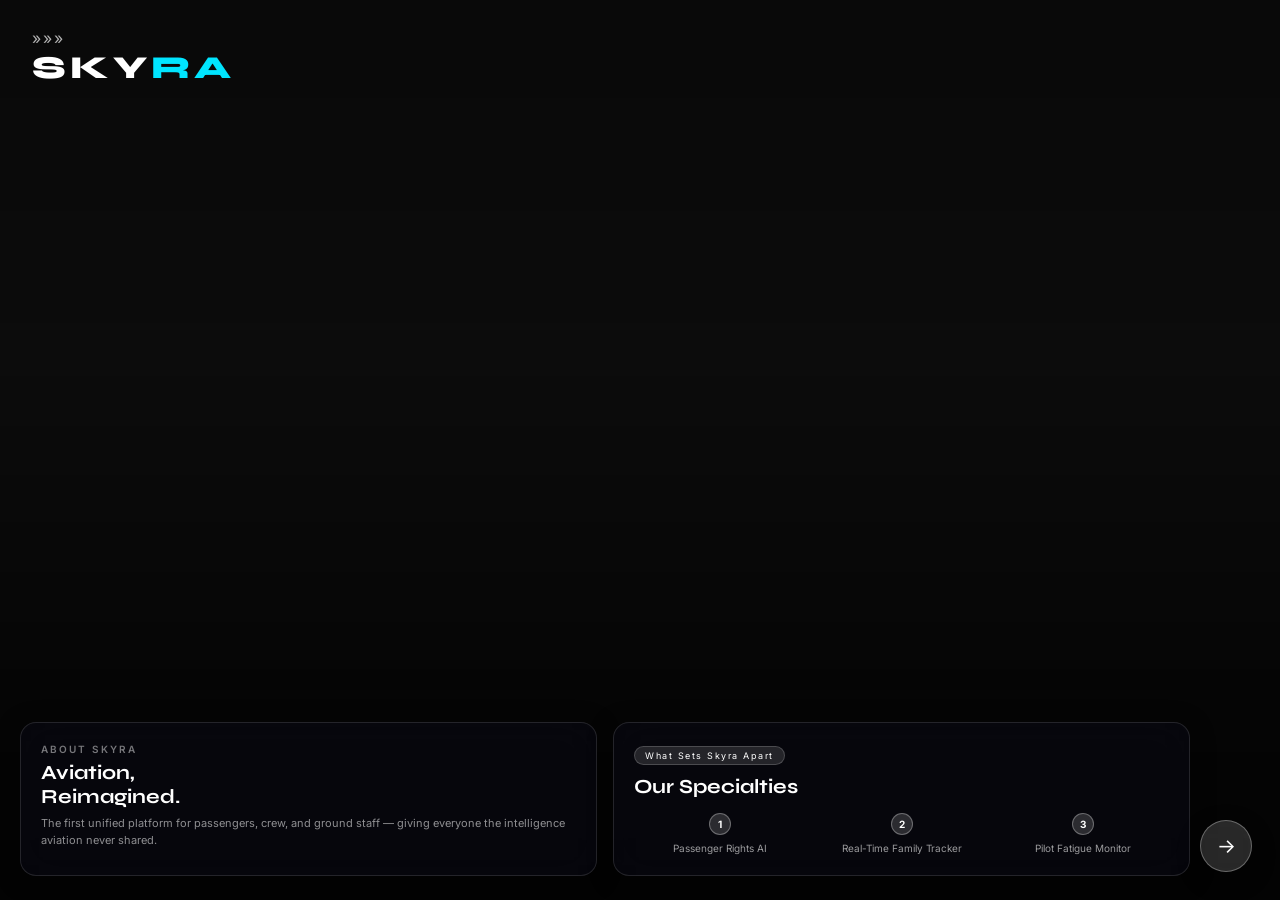
<file: index.html>
<!DOCTYPE html>
<html lang="en">
<head>
  <meta charset="UTF-8"/>
  <meta name="viewport" content="width=device-width, initial-scale=1.0"/>
  <title>SKYRA - The Sky Talks</title>
  <link rel="stylesheet" href="shared.css"/>
  <link rel="stylesheet" href="index.css"/>
</head>
<body>

  <!-- Full screen background video -->
  <video id="bgVideo" autoplay muted loop playsinline>
    <source src="bg-video.mp4" type="video/mp4"/>
  </video>
  <!-- Dark overlay -->
  <div class="video-overlay"></div>

  <!-- Logo top left -->
  <div class="land-logo">
    <div class="land-arrows-top">&raquo;&raquo;&raquo;</div>
    <div class="land-brand">SKY<span>RA</span></div>
  </div>

  <!-- Two cards pinned to bottom -->
  <div class="land-grid">
    <div class="land-card">
      <div class="land-card-label">About Skyra</div>
      <h2>Aviation,<br/>Reimagined.</h2>
      <p>The first unified platform for passengers, crew, and ground staff — giving everyone the intelligence aviation never shared.</p>
    </div>
    <div class="land-card">
      <div class="specialty-badge">What Sets Skyra Apart</div>
      <h2 class="specialty-title">Our Specialties</h2>
      <div class="specialty-items">
        <div class="specialty-item"><div class="specialty-num">1</div>Passenger Rights AI</div>
        <div class="specialty-item"><div class="specialty-num">2</div>Real-Time Family Tracker</div>
        <div class="specialty-item"><div class="specialty-num">3</div>Pilot Fatigue Monitor</div>
      </div>
    </div>
  </div>

  <!-- Enter button -->
  <button class="land-next-btn" id="enterBtn" title="Enter Skyra">&#8594;</button>

  <script src="index.js"></script>
</body>
</html>
</file>
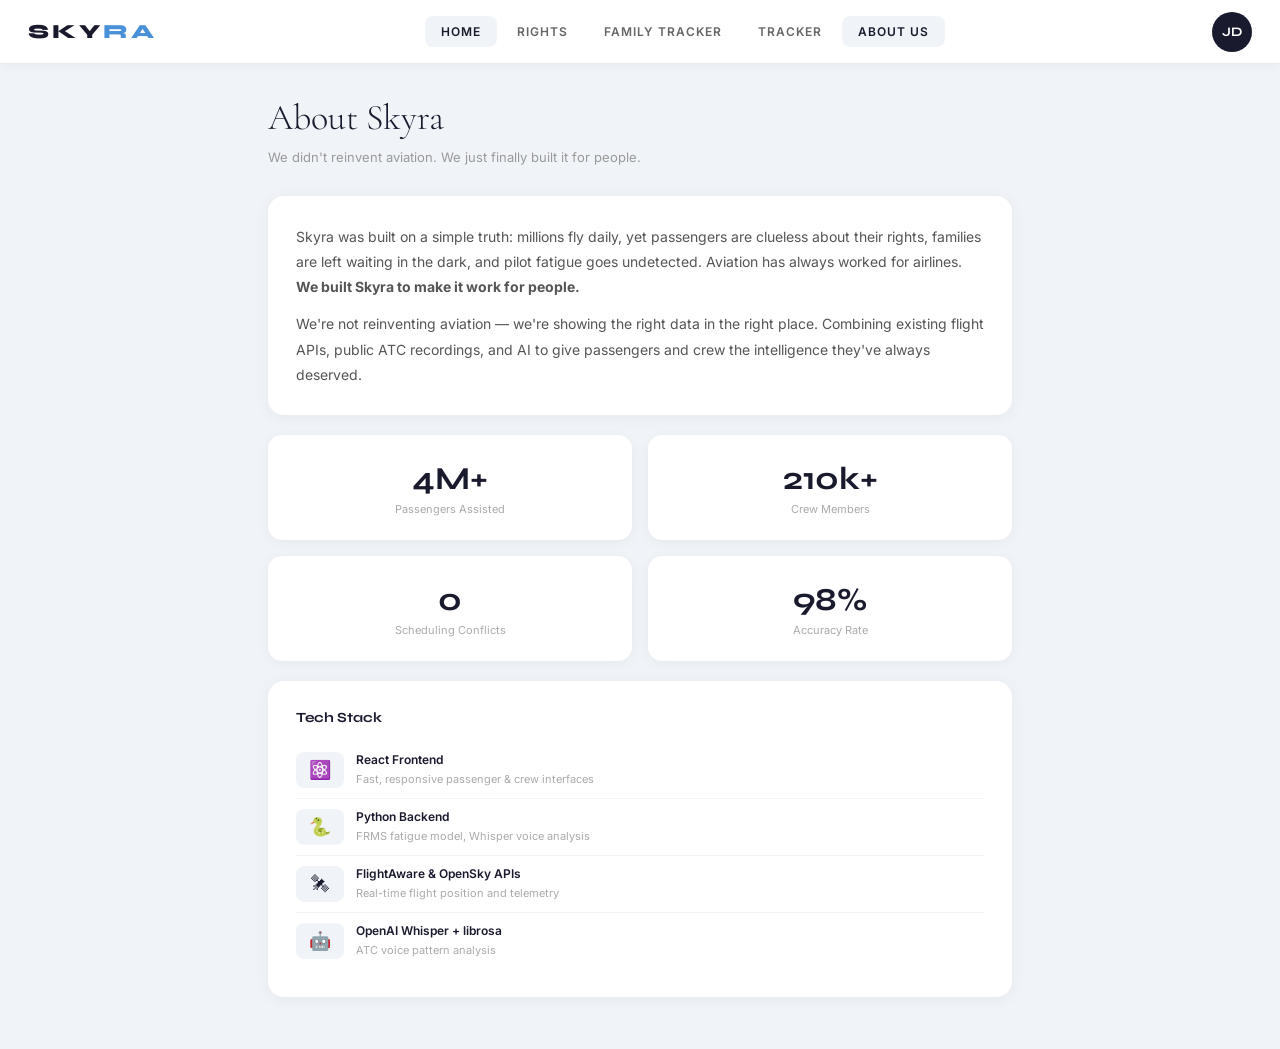
<file: about.html>
<!DOCTYPE html>
<html lang="en">
<head>
  <meta charset="UTF-8"/>
  <meta name="viewport" content="width=device-width, initial-scale=1.0"/>
  <title>SKYRA - About Us</title>
  <link rel="stylesheet" href="shared.css"/>
  <style>
    body { background: #f0f4f8; }
.about-story { margin-bottom: 20px; }
.about-story p { font-size: 14px; color: #555; line-height: 1.8; margin-bottom: 12px; }
.about-story p:last-child { margin-bottom: 0; }
.about-stats { margin-bottom: 20px; }
.about-stack-title { font-family: 'Syne', sans-serif; font-size: 14px; font-weight: 700; color: #1a1a2e; margin-bottom: 16px; }
  </style>
</head>
<body>
  <nav class="navbar">
    <div class="nav-logo" onclick="window.location.href='index.html'">SKY<span>RA</span></div>
    <div class="nav-links">
      <div class="nav-link active" onclick="window.location.href='crew-home.html'">Home</div> 
      <div class="nav-link" id="navLink1">Rights</div>
      <div class="nav-link" id="navLink2">Family Tracker</div>
      <div class="nav-link" id="navLink3">Tracker</div>
      <div class="nav-link active">About Us</div>
    </div>
    <div class="nav-profile" onclick="window.location.href='profile.html'">JD</div>
  </nav>
  <div class="inner-page-content">
    <div class="inner-page-title">About Skyra</div>
    <div class="inner-page-sub">We didn't reinvent aviation. We just finally built it for people.</div>
    <div class="inner-card about-story">
      <p>Skyra was built on a simple truth: millions fly daily, yet passengers are clueless about their rights, families are left waiting in the dark, and pilot fatigue goes undetected. Aviation has always worked for airlines. <strong>We built Skyra to make it work for people.</strong></p>
      <p>We're not reinventing aviation — we're showing the right data in the right place. Combining existing flight APIs, public ATC recordings, and AI to give passengers and crew the intelligence they've always deserved.</p>
    </div>
    <div class="about-grid about-stats">
      <div class="about-stat"><div class="about-stat-num">4M+</div><div class="about-stat-label">Passengers Assisted</div></div>
      <div class="about-stat"><div class="about-stat-num">210k+</div><div class="about-stat-label">Crew Members</div></div>
      <div class="about-stat"><div class="about-stat-num">0</div><div class="about-stat-label">Scheduling Conflicts</div></div>
      <div class="about-stat"><div class="about-stat-num">98%</div><div class="about-stat-label">Accuracy Rate</div></div>
    </div>
    <div class="inner-card">
      <div class="about-stack-title">Tech Stack</div>
      <div class="info-item"><div class="info-item-img">&#9883;&#65039;</div><div class="info-item-text"><strong>React Frontend</strong><span>Fast, responsive passenger &amp; crew interfaces</span></div></div>
      <div class="info-item"><div class="info-item-img">&#128013;</div><div class="info-item-text"><strong>Python Backend</strong><span>FRMS fatigue model, Whisper voice analysis</span></div></div>
      <div class="info-item"><div class="info-item-img">&#128752;</div><div class="info-item-text"><strong>FlightAware &amp; OpenSky APIs</strong><span>Real-time flight position and telemetry</span></div></div>
      <div class="info-item"><div class="info-item-img">&#129302;</div><div class="info-item-text"><strong>OpenAI Whisper + librosa</strong><span>ATC voice pattern analysis</span></div></div>
    </div>
  </div>
  <script > 
  // Detect which user type to set correct nav links
const isCrewReferrer = document.referrer.includes('crew');
const link1 = document.getElementById('navLink1');
const link2 = document.getElementById('navLink2');
const link3 = document.getElementById('navLink3');

if (isCrewReferrer) {
  if (link1) { link1.textContent = 'Fatigue Monitor'; link1.onclick = function(){ window.location.href='fatigue.html'; }; }
  if (link2) { link2.textContent = 'Voice Analysis';  link2.onclick = function(){ window.location.href='voice.html'; }; }
  if (link3) { link3.textContent = 'Crew Dashboard';  link3.onclick = function(){ window.location.href='crew-dashboard.html'; }; }
} else {
  if (link1) { link1.textContent = 'Rights';         link1.onclick = function(){ window.location.href='rights.html'; }; }
  if (link2) { link2.textContent = 'Family Tracker'; link2.onclick = function(){ window.location.href='family-tracker.html'; }; }
  if (link3) { link3.textContent = 'Tracker';        link3.onclick = function(){ window.location.href='tracker.html'; }; }
}
  </script>
</body>
</html>
</file>
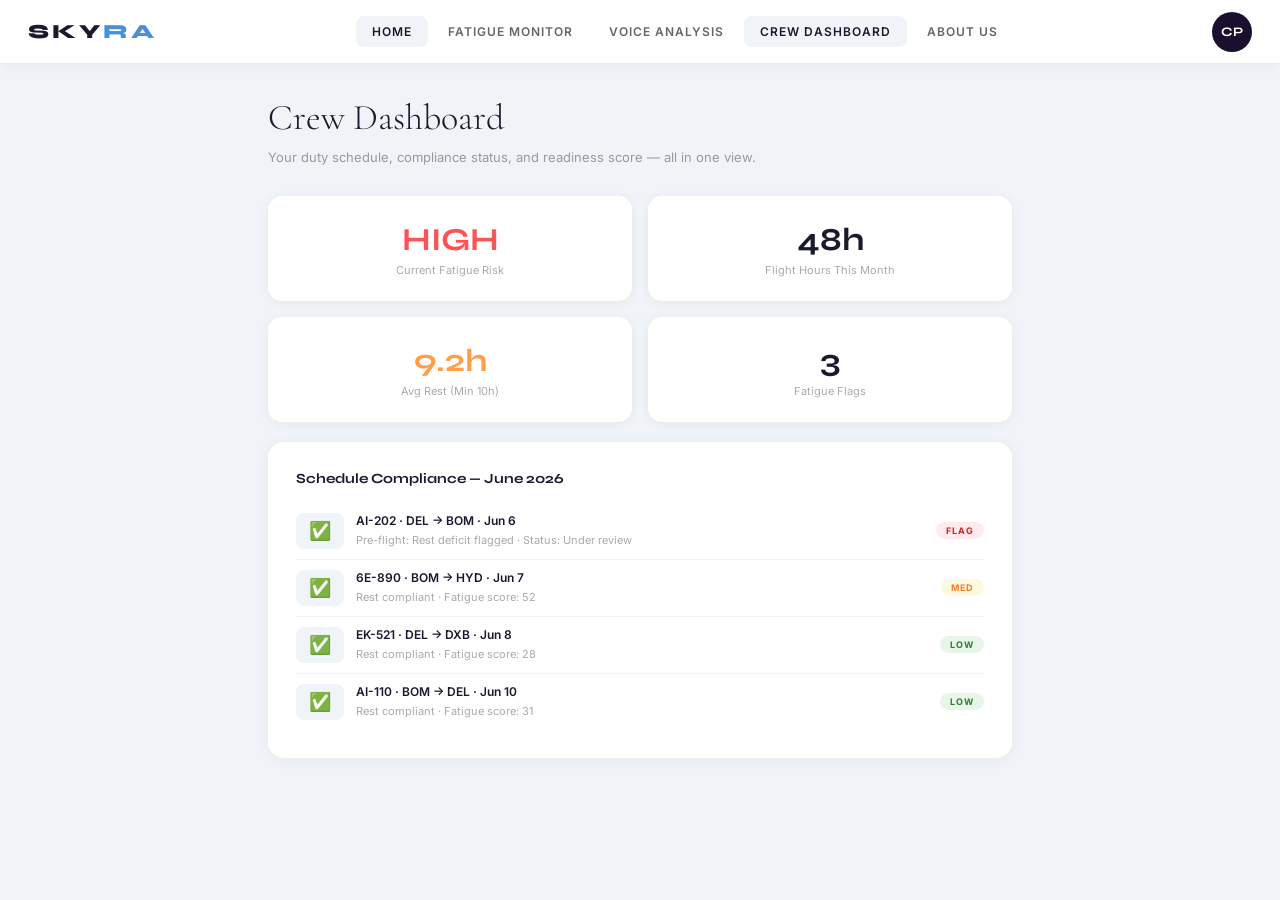
<file: crew-dashboard.html>
<!DOCTYPE html>
<html lang="en">
<head>
  <meta charset="UTF-8"/>
  <meta name="viewport" content="width=device-width, initial-scale=1.0"/>
  <title>SKYRA - Crew Dashboard</title>
  <link rel="stylesheet" href="shared.css"/>
  <link rel="stylesheet" href="crew-dashboard.css"/>
</head>
<body>
  <nav class="navbar">
    <div class="nav-logo" onclick="window.location.href='index.html'">SKY<span>RA</span></div>
    <div class="nav-links">
      <div class="nav-link active" onclick="window.location.href='crew-home.html'">Home</div> 
      <div class="nav-link" onclick="window.location.href='fatigue.html'">Fatigue Monitor</div>
      <div class="nav-link" onclick="window.location.href='voice.html'">Voice Analysis</div>
      <div class="nav-link active">Crew Dashboard</div>
      <div class="nav-link" onclick="window.location.href='about.html'">About Us</div>
    </div>
    <div class="nav-profile crew-nav-profile" onclick="window.location.href='profile.html'">CP</div>
  </nav>
  <div class="inner-page-content">
    <div class="inner-page-title">Crew Dashboard</div>
    <div class="inner-page-sub">Your duty schedule, compliance status, and readiness score — all in one view.</div>
    <div class="about-grid dash-metrics">
      <div class="about-stat"><div class="about-stat-num" style="color:#ff5252;">HIGH</div><div class="about-stat-label">Current Fatigue Risk</div></div>
      <div class="about-stat"><div class="about-stat-num">48h</div><div class="about-stat-label">Flight Hours This Month</div></div>
      <div class="about-stat"><div class="about-stat-num" style="color:#ff9f4a;">9.2h</div><div class="about-stat-label">Avg Rest (Min 10h)</div></div>
      <div class="about-stat"><div class="about-stat-num">3</div><div class="about-stat-label">Fatigue Flags</div></div>
    </div>
    <div class="inner-card">
      <div class="dash-section-title">Schedule Compliance — June 2026</div>
      <div class="info-item"><div class="info-item-img">&#9989;</div><div class="info-item-text"><strong>AI-202 &middot; DEL &#8594; BOM &middot; Jun 6</strong><span>Pre-flight: Rest deficit flagged &middot; Status: Under review</span></div><span class="history-badge badge-red">FLAG</span></div>
      <div class="info-item"><div class="info-item-img">&#9989;</div><div class="info-item-text"><strong>6E-890 &middot; BOM &#8594; HYD &middot; Jun 7</strong><span>Rest compliant &middot; Fatigue score: 52</span></div><span class="history-badge badge-yellow">MED</span></div>
      <div class="info-item"><div class="info-item-img">&#9989;</div><div class="info-item-text"><strong>EK-521 &middot; DEL &#8594; DXB &middot; Jun 8</strong><span>Rest compliant &middot; Fatigue score: 28</span></div><span class="history-badge badge-green">LOW</span></div>
      <div class="info-item"><div class="info-item-img">&#9989;</div><div class="info-item-text"><strong>AI-110 &middot; BOM &#8594; DEL &middot; Jun 10</strong><span>Rest compliant &middot; Fatigue score: 31</span></div><span class="history-badge badge-green">LOW</span></div>
    </div>
  </div>
  <script >
    // No dynamic logic needed on this page — placeholder for future features
console.log('Crew Dashboard loaded');
  </script>
</body>
</html>
</file>
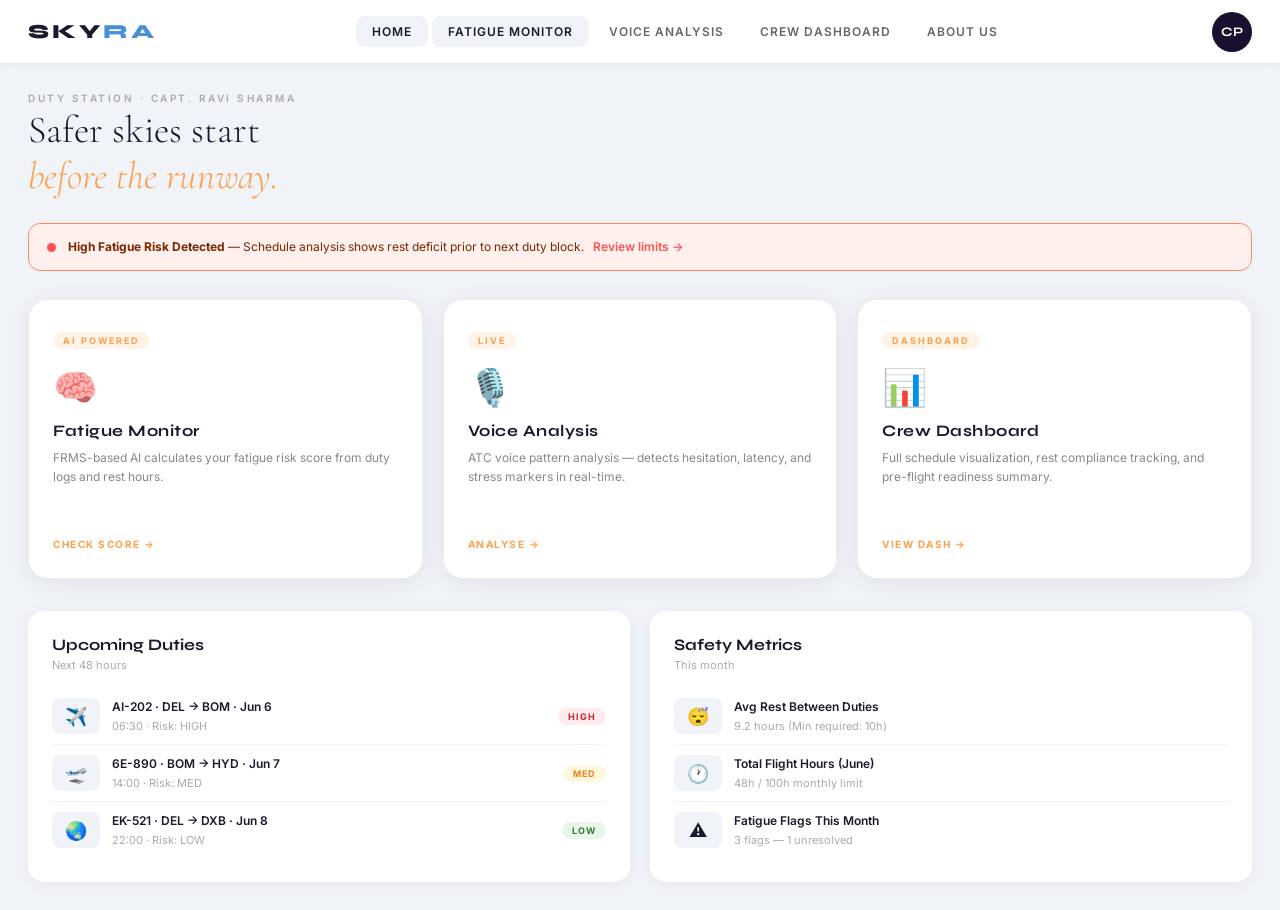
<file: crew-home.html>
<!DOCTYPE html>
<html lang="en">
<head>
  <meta charset="UTF-8"/>
  <meta name="viewport" content="width=device-width, initial-scale=1.0"/>
  <title>SKYRA - Crew Home</title>
  <link rel="stylesheet" href="shared.css"/>
  <link rel="stylesheet" href="crew-home.css"/>
</head>
<body>

  <nav class="navbar">
    <div class="nav-logo" onclick="window.location.href='index.html'">SKY<span>RA</span></div>
    <div class="nav-links">
      <div class="nav-link active" onclick="window.location.href='crew-home.html'">Home</div>
      <div class="nav-link active" onclick="window.location.href='fatigue.html'">Fatigue Monitor</div>
      <div class="nav-link" onclick="window.location.href='voice.html'">Voice Analysis</div>
      <div class="nav-link" onclick="window.location.href='crew-dashboard.html'">Crew Dashboard</div>
      <div class="nav-link" onclick="window.location.href='about.html'">About Us</div>
    </div>
    <div class="nav-profile crew-nav-profile" id="crewAvatar" onclick="window.location.href='profile.html'" title="Profile">CP</div>
  </nav>

  <div class="home-content">
    <div class="home-greeting">Duty Station &middot; Capt. Ravi Sharma</div>
    <div class="home-title crew-title">Safer skies start<br/><em>before the runway.</em></div>

    <div class="alert-strip crew-alert">
      <div class="alert-dot crew-dot"></div>
      <div class="alert-text crew-alert-text">
        <strong>High Fatigue Risk Detected</strong> — Schedule analysis shows rest deficit prior to next duty block.
        <span class="alert-link crew-alert-link" onclick="window.location.href='fatigue.html'">Review limits &#8594;</span>
      </div>
    </div>

    <!-- 3 Crew Flip Cards -->
    <div class="cards-row">
      <div class="flip-card crew-card" onclick="window.location.href='fatigue.html'">
        <div class="flip-card-inner">
          <div class="flip-front">
            <div>
              <div class="flip-tag">AI POWERED</div>
              <div class="flip-icon">&#129504;</div>
              <div class="flip-title">Fatigue Monitor</div>
              <div class="flip-desc">FRMS-based AI calculates your fatigue risk score from duty logs and rest hours.</div>
            </div>
            <div class="flip-front-footer"><div class="flip-cta">CHECK SCORE &#8594;</div></div>
          </div>
          <div class="flip-back">
            <div class="flip-back-tag">AI POWERED</div>
            <div>
              <div class="flip-back-title">Fatigue Monitor</div>
              <div class="flip-back-body">Industry-standard FRMS model. Analyzes rest time, time zones, consecutive hours — flags high-risk duty blocks before they become dangerous.</div>
              <button class="flip-back-btn" onclick="event.stopPropagation();window.location.href='fatigue.html'">Open Fatigue Report &#8594;</button>
            </div>
          </div>
        </div>
      </div>

      <div class="flip-card crew-card" onclick="window.location.href='voice.html'">
        <div class="flip-card-inner">
          <div class="flip-front">
            <div>
              <div class="flip-tag">LIVE</div>
              <div class="flip-icon">&#127897;&#65039;</div>
              <div class="flip-title">Voice Analysis</div>
              <div class="flip-desc">ATC voice pattern analysis — detects hesitation, latency, and stress markers in real-time.</div>
            </div>
            <div class="flip-front-footer"><div class="flip-cta">ANALYSE &#8594;</div></div>
          </div>
          <div class="flip-back">
            <div class="flip-back-tag">LIVE</div>
            <div>
              <div class="flip-back-title">Voice Analysis</div>
              <div class="flip-back-body">Powered by OpenAI Whisper + librosa. Analyses ATC recordings from LiveATC.net for cognitive load, response delays, and repeat communication requests.</div>
              <button class="flip-back-btn" onclick="event.stopPropagation();window.location.href='voice.html'">Open Voice Lab &#8594;</button>
            </div>
          </div>
        </div>
      </div>

      <div class="flip-card crew-card" onclick="window.location.href='crew-dashboard.html'">
        <div class="flip-card-inner">
          <div class="flip-front">
            <div>
              <div class="flip-tag">DASHBOARD</div>
              <div class="flip-icon">&#128202;</div>
              <div class="flip-title">Crew Dashboard</div>
              <div class="flip-desc">Full schedule visualization, rest compliance tracking, and pre-flight readiness summary.</div>
            </div>
            <div class="flip-front-footer"><div class="flip-cta">VIEW DASH &#8594;</div></div>
          </div>
          <div class="flip-back">
            <div class="flip-back-tag">DASHBOARD</div>
            <div>
              <div class="flip-back-title">Crew Dashboard</div>
              <div class="flip-back-body">Parse your full duty schedule against DGCA/FAA rest requirements. Get a pre-flight readiness score and instant red flag alerts sent to airline ops.</div>
              <button class="flip-back-btn" onclick="event.stopPropagation();window.location.href='crew-dashboard.html'">Open Dashboard &#8594;</button>
            </div>
          </div>
        </div>
      </div>
    </div>

    <!-- Bottom grid -->
    <div class="bottom-grid">
      <div class="info-card">
        <div class="info-card-title">Upcoming Duties</div>
        <div class="info-card-sub">Next 48 hours</div>
        <div class="info-item"><div class="info-item-img">&#9992;&#65039;</div><div class="info-item-text"><strong>AI-202 &middot; DEL &#8594; BOM &middot; Jun 6</strong><span>06:30 &middot; Risk: HIGH</span></div><span class="history-badge badge-red">HIGH</span></div>
        <div class="info-item"><div class="info-item-img">&#128747;</div><div class="info-item-text"><strong>6E-890 &middot; BOM &#8594; HYD &middot; Jun 7</strong><span>14:00 &middot; Risk: MED</span></div><span class="history-badge badge-yellow">MED</span></div>
        <div class="info-item"><div class="info-item-img">&#127759;</div><div class="info-item-text"><strong>EK-521 &middot; DEL &#8594; DXB &middot; Jun 8</strong><span>22:00 &middot; Risk: LOW</span></div><span class="history-badge badge-green">LOW</span></div>
      </div>
      <div class="info-card">
        <div class="info-card-title">Safety Metrics</div>
        <div class="info-card-sub">This month</div>
        <div class="info-item"><div class="info-item-img">&#128564;</div><div class="info-item-text"><strong>Avg Rest Between Duties</strong><span>9.2 hours (Min required: 10h)</span></div></div>
        <div class="info-item"><div class="info-item-img">&#128336;</div><div class="info-item-text"><strong>Total Flight Hours (June)</strong><span>48h / 100h monthly limit</span></div></div>
        <div class="info-item"><div class="info-item-img">&#9888;&#65039;</div><div class="info-item-text"><strong>Fatigue Flags This Month</strong><span>3 flags — 1 unresolved</span></div></div>
      </div>
    </div>
  </div>

  <script src="crew-home.js"></script>
</body>
</html>
</file>
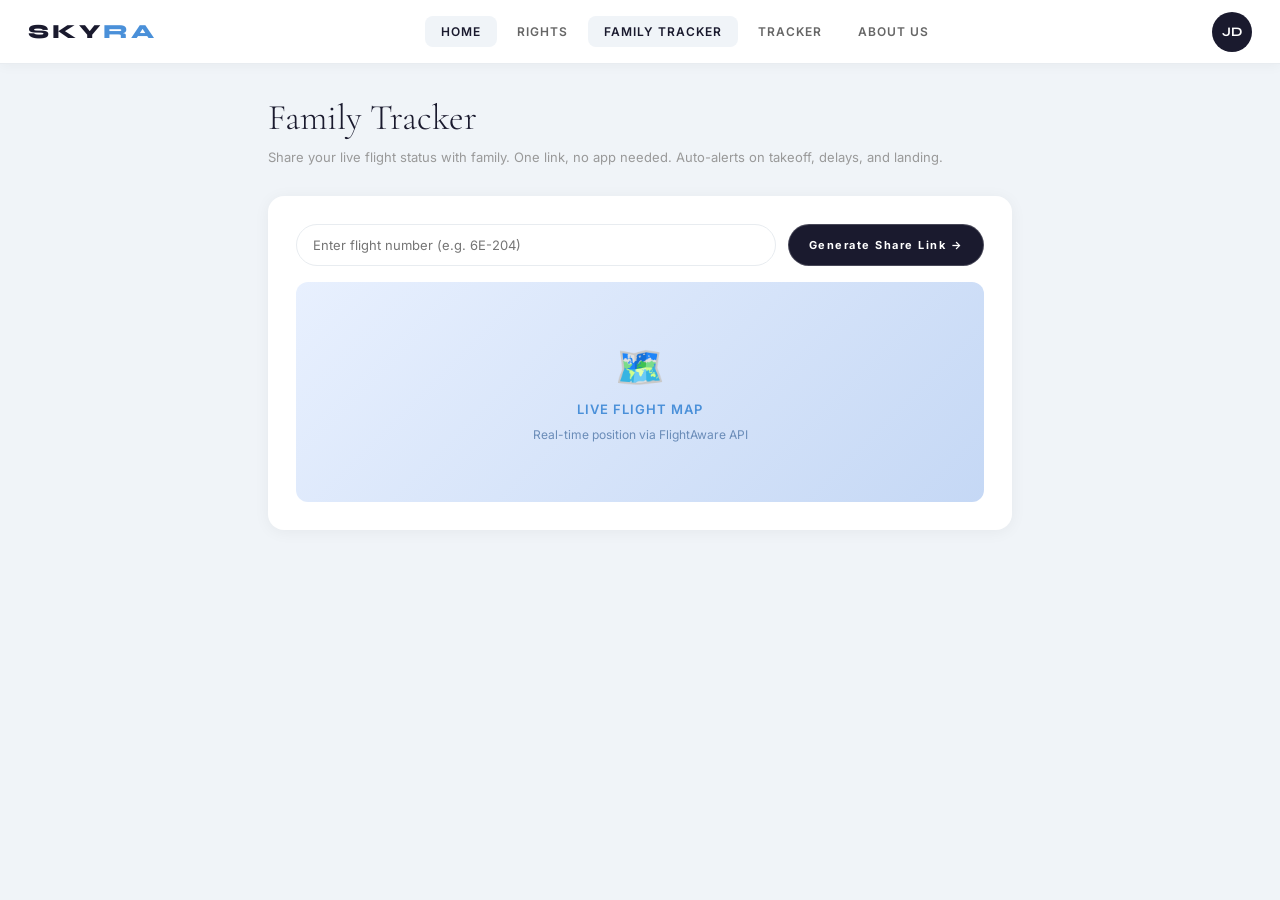
<file: family-tracker.html>
<!DOCTYPE html>
<html lang="en">
<head>
  <meta charset="UTF-8"/>
  <meta name="viewport" content="width=device-width, initial-scale=1.0"/>
  <title>SKYRA - Family Tracker</title>
  <link rel="stylesheet" href="shared.css"/>
  <link rel="stylesheet" href="family-tracker.css"/>
</head>
<body>
  <nav class="navbar">
    <div class="nav-logo" onclick="window.location.href='index.html'">SKY<span>RA</span></div>
    <div class="nav-links">
      <div class="nav-link active" onclick="window.location.href='passenger-home.html'">Home</div> 
      <div class="nav-link" onclick="window.location.href='rights.html'">Rights</div>
      <div class="nav-link active">Family Tracker</div>
      <div class="nav-link" onclick="window.location.href='tracker.html'">Tracker</div>
      <div class="nav-link" onclick="window.location.href='about.html'">About Us</div>
    </div>
    <div class="nav-profile" onclick="window.location.href='profile.html'">JD</div>
  </nav>
  <div class="inner-page-content">
    <div class="inner-page-title">Family Tracker</div>
    <div class="inner-page-sub">Share your live flight status with family. One link, no app needed. Auto-alerts on takeoff, delays, and landing.</div>
    <div class="inner-card">
      <div class="ft-input-row">
        <input class="chat-input" type="text" placeholder="Enter flight number (e.g. 6E-204)" id="flightNumInput"/>
        <button class="flip-back-btn ft-btn" id="generateBtn">Generate Share Link &#8594;</button>
      </div>
      <div class="ft-link-area" id="shareLinkArea">
        <div class="ft-link-label">SHAREABLE LINK GENERATED</div>
        <div class="ft-link-text" id="shareLinkText">https://skyra.app/track/6E-204?token=sk_live_abc123</div>
        <div class="ft-link-note">Auto-alerts: Takeoff ✓ &nbsp; Landing ✓ &nbsp; Delays ✓</div>
      </div>
      <div class="map-placeholder">
        <span>&#128506;&#65039;</span>
        <p>LIVE FLIGHT MAP</p>
        <div class="map-sub">Real-time position via FlightAware API</div>
      </div>
    </div>
  </div>
  <script src="family-tracker.js"></script>
</body>
</html>
</file>
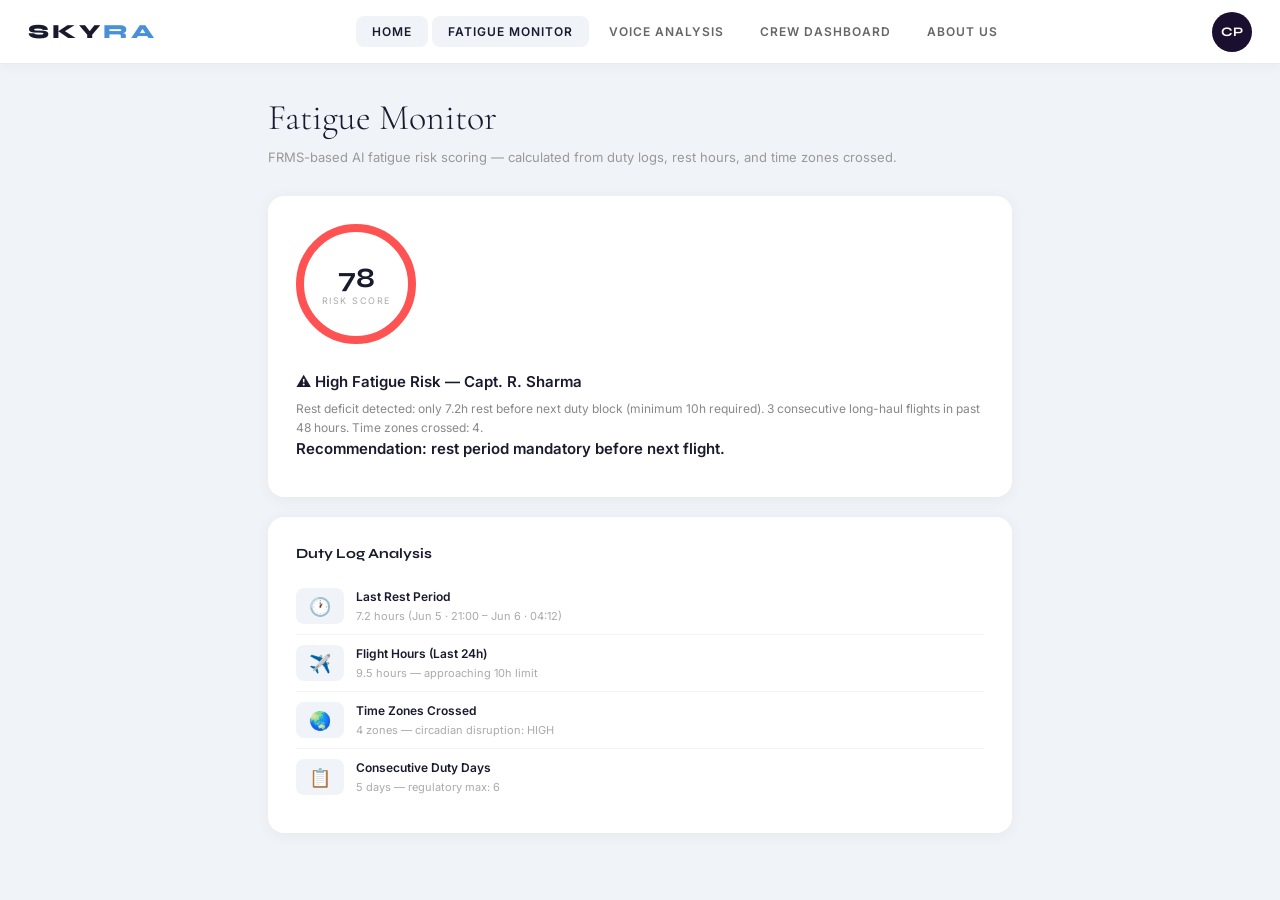
<file: fatigue.html>
<!DOCTYPE html>
<html lang="en">
<head>
  <meta charset="UTF-8"/>
  <meta name="viewport" content="width=device-width, initial-scale=1.0"/>
  <title>SKYRA - Fatigue Monitor</title>
  <link rel="stylesheet" href="shared.css"/>
  <link rel="stylesheet" href="fatigue.css"/>
</head>
<body>
  <nav class="navbar">
    <div class="nav-logo" onclick="window.location.href='index.html'">SKY<span>RA</span></div>
    <div class="nav-links">
      <div class="nav-link active" onclick="window.location.href='crew-home.html'">Home</div> 
      <div class="nav-link active">Fatigue Monitor</div>
      <div class="nav-link" onclick="window.location.href='voice.html'">Voice Analysis</div>
      <div class="nav-link" onclick="window.location.href='crew-dashboard.html'">Crew Dashboard</div>
      <div class="nav-link" onclick="window.location.href='about.html'">About Us</div>
    </div>
    <div class="nav-profile crew-nav-profile" onclick="window.location.href='profile.html'">CP</div>
  </nav>
  <div class="inner-page-content">
    <div class="inner-page-title">Fatigue Monitor</div>
    <div class="inner-page-sub">FRMS-based AI fatigue risk scoring — calculated from duty logs, rest hours, and time zones crossed.</div>
    <div class="inner-card">
      <div class="gauge-wrap">
        <div class="gauge-circle high">
          <div class="gauge-num">78</div>
          <div class="gauge-label">Risk Score</div>
        </div>
        <div class="gauge-info">
          <strong>&#9888;&#65039; High Fatigue Risk — Capt. R. Sharma</strong>
          <p>Rest deficit detected: only 7.2h rest before next duty block (minimum 10h required). 3 consecutive long-haul flights in past 48 hours. Time zones crossed: 4. <strong>Recommendation: rest period mandatory before next flight.</strong></p>
        </div>
      </div>
    </div>
    <div class="inner-card">
      <div class="inner-card-title">Duty Log Analysis</div>
      <div class="info-item"><div class="info-item-img">&#128336;</div><div class="info-item-text"><strong>Last Rest Period</strong><span>7.2 hours (Jun 5 &middot; 21:00 – Jun 6 &middot; 04:12)</span></div></div>
      <div class="info-item"><div class="info-item-img">&#9992;&#65039;</div><div class="info-item-text"><strong>Flight Hours (Last 24h)</strong><span>9.5 hours — approaching 10h limit</span></div></div>
      <div class="info-item"><div class="info-item-img">&#127759;</div><div class="info-item-text"><strong>Time Zones Crossed</strong><span>4 zones — circadian disruption: HIGH</span></div></div>
      <div class="info-item"><div class="info-item-img">&#128203;</div><div class="info-item-text"><strong>Consecutive Duty Days</strong><span>5 days — regulatory max: 6</span></div></div>
    </div>
  </div>
  <script src="fatigue.js"></script>
</body>
</html>
</file>
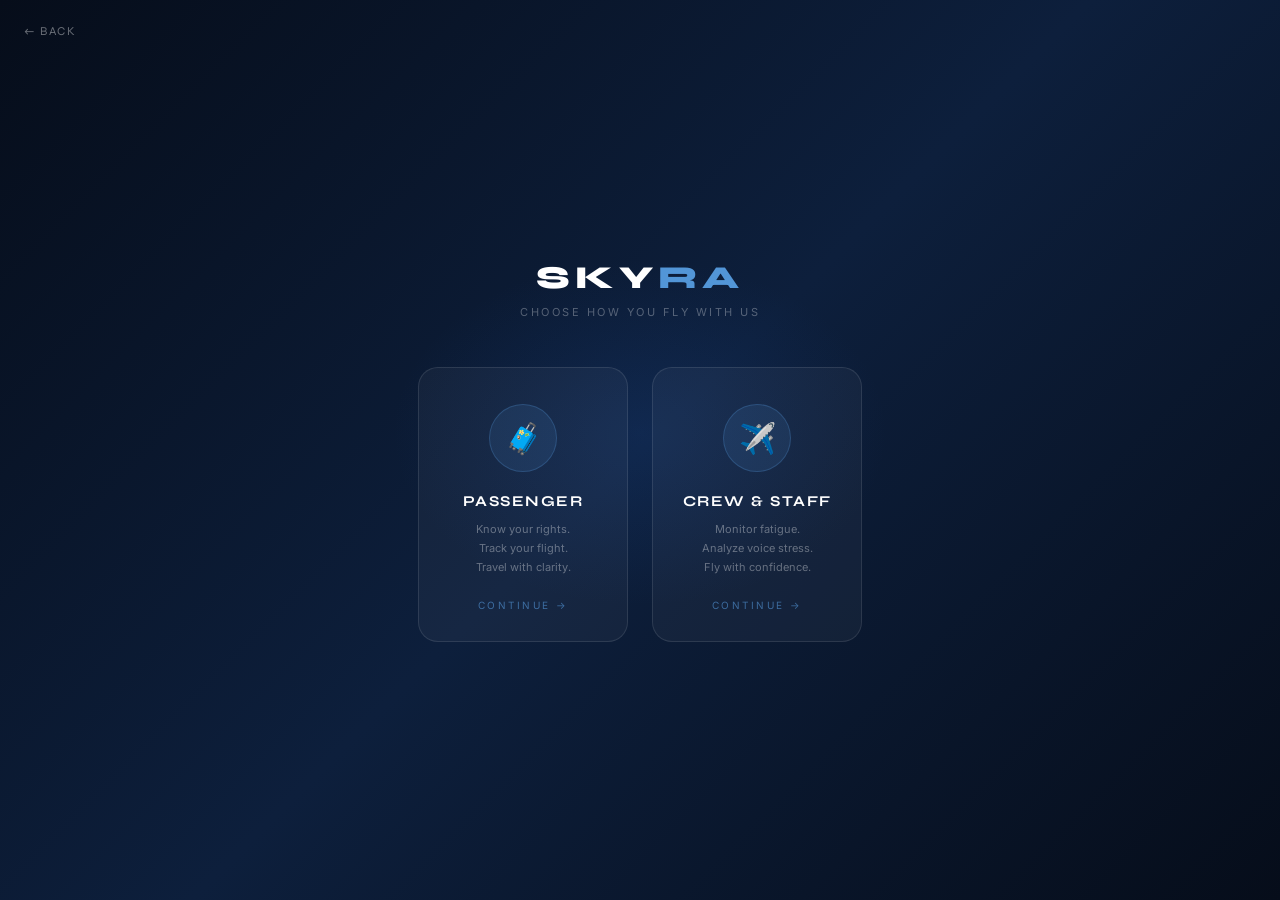
<file: login.html>
<!DOCTYPE html>
<html lang="en">
<head>
  <meta charset="UTF-8"/>
  <meta name="viewport" content="width=device-width, initial-scale=1.0"/>
  <title>SKYRA - Login</title>
  <link rel="stylesheet" href="shared.css"/>
  <link rel="stylesheet" href="login.css"/>
</head>
<body>

  <div class="login-glow"></div>
  <a href="index.html" class="login-back">&#8592; BACK</a>

  <div class="login-inner">
    <div class="login-logo">SKY<span>RA</span></div>
    <div class="login-sub">Choose how you fly with us</div>
    <div class="login-cards">

      <div class="role-card" id="passengerCard">
        <div class="role-icon">🧳</div>
        <div class="role-title">PASSENGER</div>
        <div class="role-desc">Know your rights.<br/>Track your flight.<br/>Travel with clarity.</div>
        <div class="role-cta">CONTINUE &#8594;</div>
      </div>

      <div class="role-card" id="crewCard">
        <div class="role-icon">&#9992;&#65039;</div>
        <div class="role-title">CREW &amp; STAFF</div>
        <div class="role-desc">Monitor fatigue.<br/>Analyze voice stress.<br/>Fly with confidence.</div>
        <div class="role-cta">CONTINUE &#8594;</div>
      </div>

    </div>
  </div>

  <script src="login.js"></script>
</body>
</html>
</file>
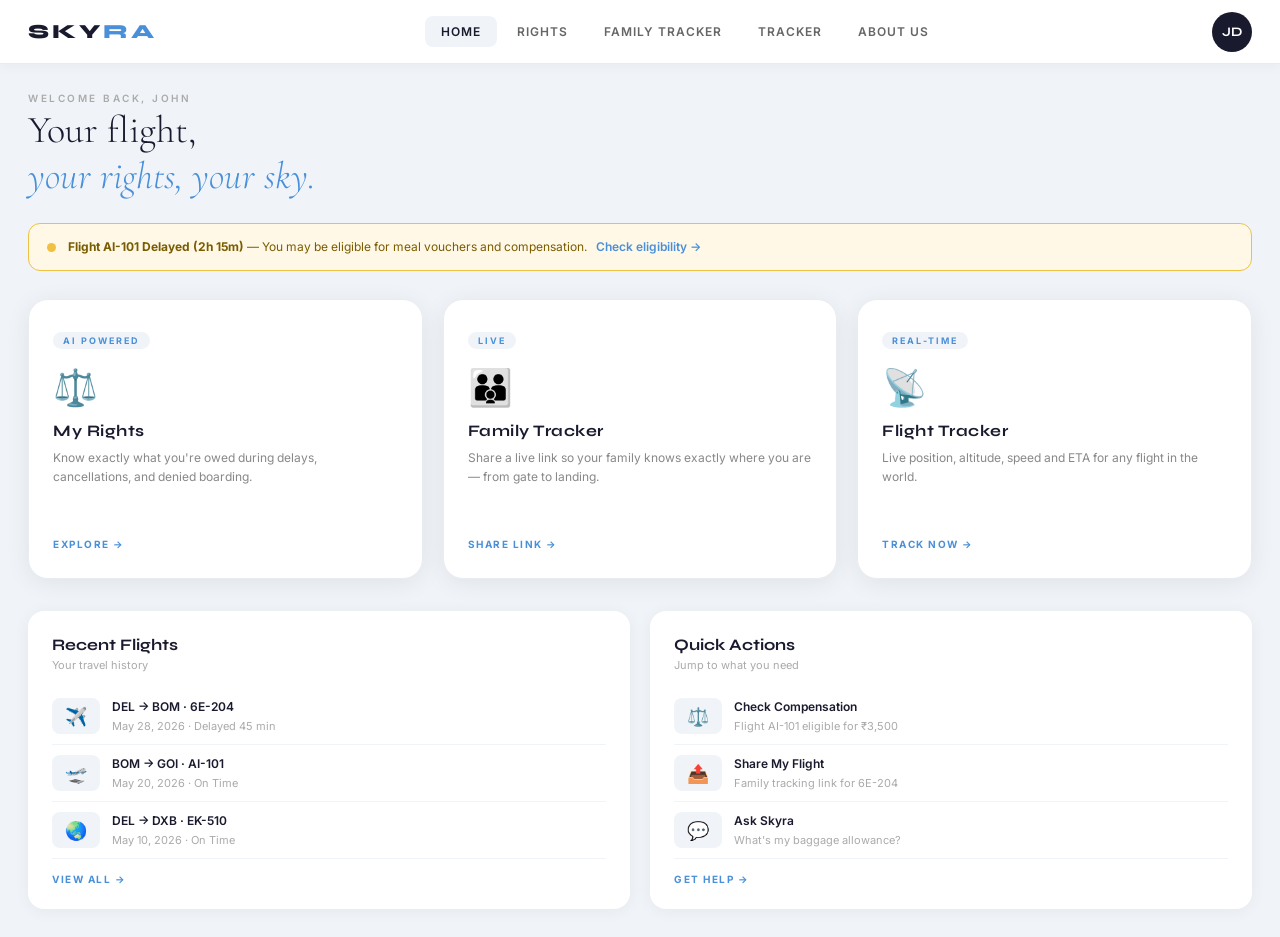
<file: passenger-home.html>
<!DOCTYPE html>
<html lang="en">
<head>
  <meta charset="UTF-8"/>
  <meta name="viewport" content="width=device-width, initial-scale=1.0"/>
  <title>SKYRA - Passenger Home</title>
  <link rel="stylesheet" href="shared.css"/>
  <link rel="stylesheet" href="passenger-home.css"/>
</head>
<body>

  <nav class="navbar">
    <div class="nav-logo" onclick="window.location.href='index.html'">SKY<span>RA</span></div>
    <div class="nav-links">
      <div class="nav-link active" onclick="window.location.href='passenger-home.html'">Home</div>
      <div class="nav-link" onclick="window.location.href='rights.html'">Rights</div>
      <div class="nav-link" onclick="window.location.href='family-tracker.html'">Family Tracker</div>
      <div class="nav-link" onclick="window.location.href='tracker.html'">Tracker</div>
      <div class="nav-link" onclick="window.location.href='about.html'">About Us</div>
    </div>
    <div class="nav-profile" id="paxAvatar" onclick="window.location.href='profile.html'" title="Profile">JD</div>
  </nav>

  <div class="home-content">
    <div class="home-greeting">Welcome back, John</div>
    <div class="home-title">Your flight,<br/><em>your rights, your sky.</em></div>

    <div class="alert-strip">
      <div class="alert-dot"></div>
      <div class="alert-text">
        <strong>Flight AI-101 Delayed (2h 15m)</strong> — You may be eligible for meal vouchers and compensation.
        <span class="alert-link" onclick="window.location.href='rights.html'">Check eligibility &#8594;</span>
      </div>
    </div>

    <!-- 3 Flip Cards -->
    <div class="cards-row">
      <div class="flip-card" onclick="window.location.href='rights.html'">
        <div class="flip-card-inner">
          <div class="flip-front">
            <div>
              <div class="flip-tag">AI POWERED</div>
              <div class="flip-icon">&#9878;&#65039;</div>
              <div class="flip-title">My Rights</div>
              <div class="flip-desc">Know exactly what you're owed during delays, cancellations, and denied boarding.</div>
            </div>
            <div class="flip-front-footer"><div class="flip-cta">EXPLORE &#8594;</div></div>
          </div>
          <div class="flip-back">
            <div class="flip-back-tag">AI POWERED</div>
            <div>
              <div class="flip-back-title">My Rights</div>
              <div class="flip-back-body">Chat with our AI in Hindi or English. Get instant answers on compensation, vouchers, and rebooking — based on your airline's actual rulebook.</div>
              <button class="flip-back-btn" onclick="event.stopPropagation();window.location.href='rights.html'">Open Rights Assistant &#8594;</button>
            </div>
          </div>
        </div>
      </div>

      <div class="flip-card" onclick="window.location.href='family-tracker.html'">
        <div class="flip-card-inner">
          <div class="flip-front">
            <div>
              <div class="flip-tag">LIVE</div>
              <div class="flip-icon">&#128106;</div>
              <div class="flip-title">Family Tracker</div>
              <div class="flip-desc">Share a live link so your family knows exactly where you are — from gate to landing.</div>
            </div>
            <div class="flip-front-footer"><div class="flip-cta">SHARE LINK &#8594;</div></div>
          </div>
          <div class="flip-back">
            <div class="flip-back-tag">LIVE</div>
            <div>
              <div class="flip-back-title">Family Tracker</div>
              <div class="flip-back-body">Generate a one-tap shareable link. Your family gets real-time updates — takeoff, landing, delays — no app needed.</div>
              <button class="flip-back-btn" onclick="event.stopPropagation();window.location.href='family-tracker.html'">Generate Share Link &#8594;</button>
            </div>
          </div>
        </div>
      </div>

      <div class="flip-card" onclick="window.location.href='tracker.html'">
        <div class="flip-card-inner">
          <div class="flip-front">
            <div>
              <div class="flip-tag">REAL-TIME</div>
              <div class="flip-icon">&#128225;</div>
              <div class="flip-title">Flight Tracker</div>
              <div class="flip-desc">Live position, altitude, speed and ETA for any flight in the world.</div>
            </div>
            <div class="flip-front-footer"><div class="flip-cta">TRACK NOW &#8594;</div></div>
          </div>
          <div class="flip-back">
            <div class="flip-back-tag">REAL-TIME</div>
            <div>
              <div class="flip-back-title">Flight Tracker</div>
              <div class="flip-back-body">Powered by FlightAware & OpenSky APIs. See your flight on a live map with auto-alerts for gate changes, delays, and arrivals.</div>
              <button class="flip-back-btn" onclick="event.stopPropagation();window.location.href='tracker.html'">Open Live Tracker &#8594;</button>
            </div>
          </div>
        </div>
      </div>
    </div>

    <!-- Bottom grid -->
    <div class="bottom-grid">
      <div class="info-card">
        <div class="info-card-title">Recent Flights</div>
        <div class="info-card-sub">Your travel history</div>
        <div class="info-item"><div class="info-item-img">&#9992;&#65039;</div><div class="info-item-text"><strong>DEL &#8594; BOM &middot; 6E-204</strong><span>May 28, 2026 &middot; Delayed 45 min</span></div></div>
        <div class="info-item"><div class="info-item-img">&#128747;</div><div class="info-item-text"><strong>BOM &#8594; GOI &middot; AI-101</strong><span>May 20, 2026 &middot; On Time</span></div></div>
        <div class="info-item"><div class="info-item-img">&#127759;</div><div class="info-item-text"><strong>DEL &#8594; DXB &middot; EK-510</strong><span>May 10, 2026 &middot; On Time</span></div></div>
        <div class="see-more" onclick="window.location.href='tracker.html'">VIEW ALL &#8594;</div>
      </div>
      <div class="info-card">
        <div class="info-card-title">Quick Actions</div>
        <div class="info-card-sub">Jump to what you need</div>
        <div class="info-item"><div class="info-item-img">&#9878;&#65039;</div><div class="info-item-text"><strong>Check Compensation</strong><span>Flight AI-101 eligible for &#8377;3,500</span></div></div>
        <div class="info-item"><div class="info-item-img">&#128228;</div><div class="info-item-text"><strong>Share My Flight</strong><span>Family tracking link for 6E-204</span></div></div>
        <div class="info-item"><div class="info-item-img">&#128172;</div><div class="info-item-text"><strong>Ask Skyra</strong><span>What's my baggage allowance?</span></div></div>
        <div class="see-more" onclick="window.location.href='rights.html'">GET HELP &#8594;</div>
      </div>
    </div>
  </div>

  <script src="passenger-home.js"></script>
</body>
</html>
</file>
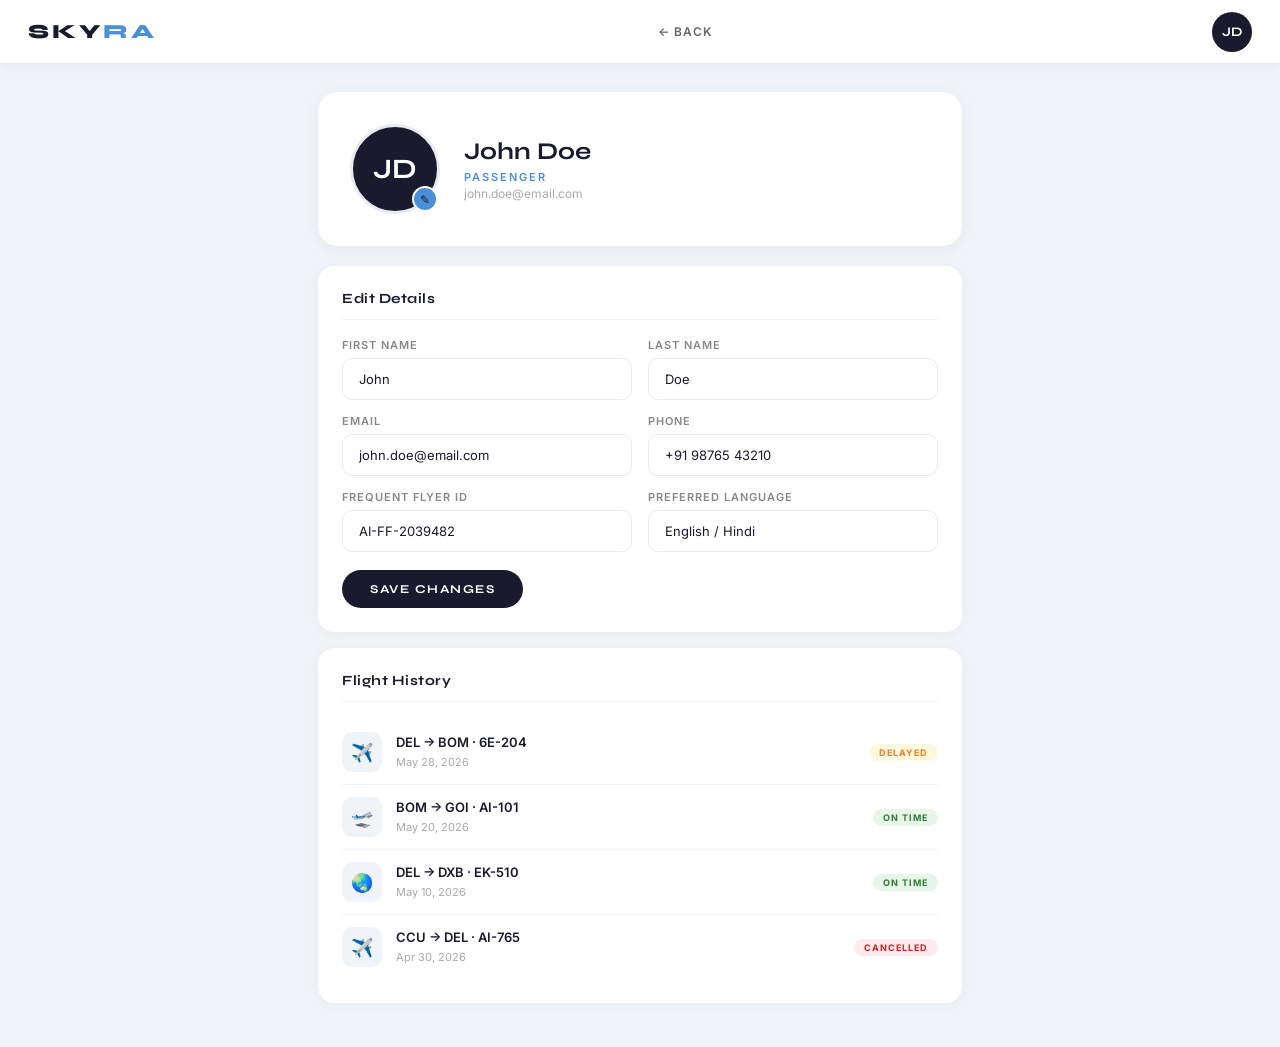
<file: profile.html>
<!DOCTYPE html>
<html lang="en">
<head>
  <meta charset="UTF-8"/>
  <meta name="viewport" content="width=device-width, initial-scale=1.0"/>
  <title>SKYRA - Profile</title>
  <link rel="stylesheet" href="shared.css"/>
  <link rel="stylesheet" href="profile.css"/>
</head>
<body>
  <nav class="navbar">
    <div class="nav-logo" onclick="window.location.href='index.html'">SKY<span>RA</span></div>
    <div class="nav-links">
      <div class="nav-link" id="backLink" onclick="history.back()">&#8592; Back</div>
    </div>
    <div class="nav-profile" id="profileNavAvatar">JD</div>
  </nav>

  <div class="profile-content">
    <!-- Avatar hero -->
    <div class="profile-hero">
      <div class="profile-avatar-wrap" onclick="document.getElementById('avatarUpload').click()" title="Change photo">
        <div class="profile-avatar" id="profileAvatarDisplay">JD</div>
        <div class="avatar-edit-badge">&#9998;&#65039;</div>
      </div>
      <input type="file" id="avatarUpload" accept="image/*"/>
      <div class="profile-info">
        <div class="profile-name" id="profileDisplayName">John Doe</div>
        <div class="profile-role" id="profileDisplayRole">PASSENGER</div>
        <div class="profile-email" id="profileDisplayEmail">john.doe@email.com</div>
      </div>
    </div>

    <!-- Edit form -->
    <div class="profile-section">
      <div class="profile-section-title">Edit Details</div>
      <div class="form-row">
        <div class="form-group"><label>First Name</label><input type="text" id="inputFirst" value="John"/></div>
        <div class="form-group"><label>Last Name</label><input type="text" id="inputLast" value="Doe"/></div>
      </div>
      <div class="form-row">
        <div class="form-group"><label>Email</label><input type="email" id="inputEmail" value="john.doe@email.com"/></div>
        <div class="form-group"><label>Phone</label><input type="tel" id="inputPhone" value="+91 98765 43210"/></div>
      </div>
      <div class="form-row">
        <div class="form-group"><label>Frequent Flyer ID</label><input type="text" id="inputFfid" value="AI-FF-2039482"/></div>
        <div class="form-group"><label>Preferred Language</label><input type="text" id="inputLang" value="English / Hindi"/></div>
      </div>
      <button class="save-btn" id="saveBtn">SAVE CHANGES</button>
    </div>

    <!-- Flight history -->
    <div class="profile-section">
      <div class="profile-section-title">Flight History</div>
      <div class="history-item"><div class="history-icon">&#9992;&#65039;</div><div class="history-text"><strong>DEL &#8594; BOM &middot; 6E-204</strong><span>May 28, 2026</span></div><span class="history-badge badge-yellow">DELAYED</span></div>
      <div class="history-item"><div class="history-icon">&#128747;</div><div class="history-text"><strong>BOM &#8594; GOI &middot; AI-101</strong><span>May 20, 2026</span></div><span class="history-badge badge-green">ON TIME</span></div>
      <div class="history-item"><div class="history-icon">&#127759;</div><div class="history-text"><strong>DEL &#8594; DXB &middot; EK-510</strong><span>May 10, 2026</span></div><span class="history-badge badge-green">ON TIME</span></div>
      <div class="history-item"><div class="history-icon">&#9992;&#65039;</div><div class="history-text"><strong>CCU &#8594; DEL &middot; AI-765</strong><span>Apr 30, 2026</span></div><span class="history-badge badge-red">CANCELLED</span></div>
    </div>
  </div>

  <script src="profile.js"></script>
</body>
</html>
</file>
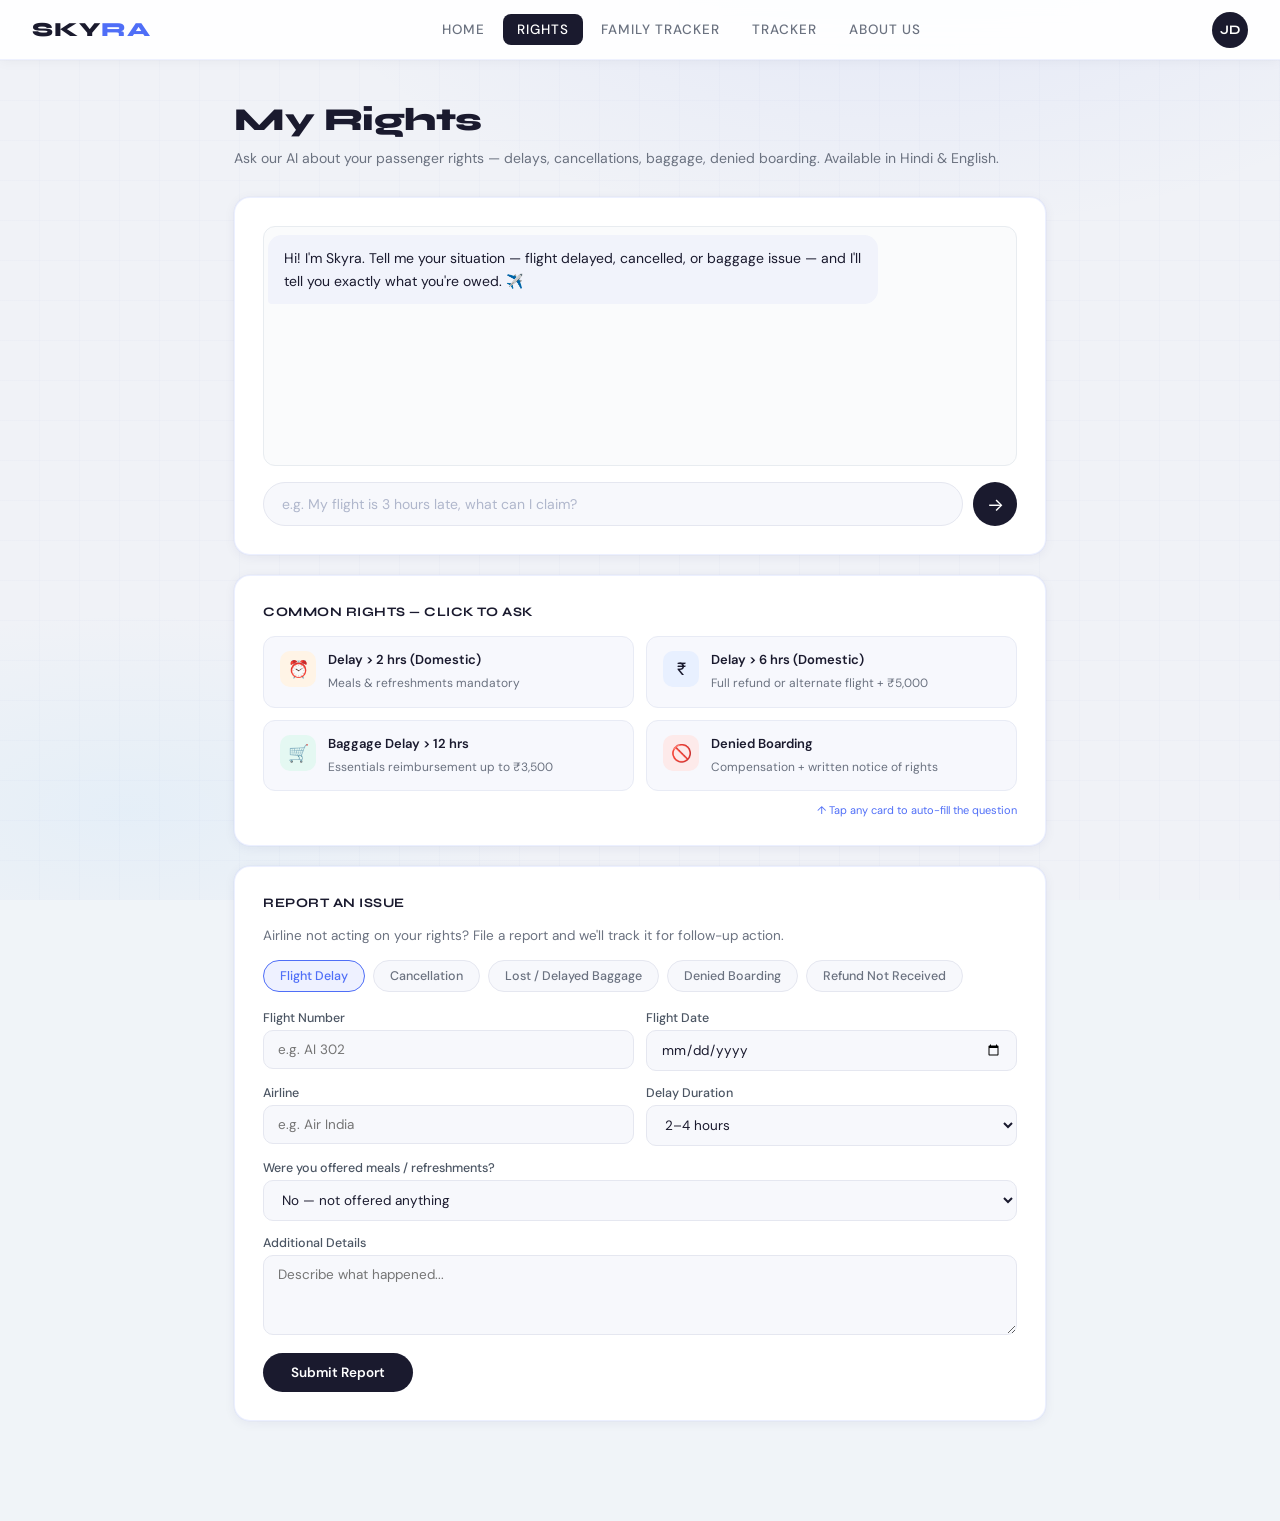
<file: rights.html>
<!DOCTYPE html>
<html lang="en">
<head>
  <meta charset="UTF-8"/>
  <meta name="viewport" content="width=device-width, initial-scale=1.0"/>
  <title>SKYRA - My Rights</title>
  <link href="https://fonts.googleapis.com/css2?family=Syne:wght@400;600;700;800&family=DM+Sans:wght@300;400;500;600&display=swap" rel="stylesheet"/>
  <link rel="stylesheet" href="shared.css"/>
  <style>
    /* ── Background & Page ── */
    body {
      background: #f0f2f7;
      background-image:
        radial-gradient(ellipse 80% 60% at 70% -10%, rgba(99,130,255,0.10) 0%, transparent 60%),
        radial-gradient(ellipse 60% 40% at 10% 90%, rgba(99,199,255,0.08) 0%, transparent 55%),
        repeating-linear-gradient(
          0deg,
          transparent,
          transparent 39px,
          rgba(180,190,220,0.13) 40px
        ),
        repeating-linear-gradient(
          90deg,
          transparent,
          transparent 39px,
          rgba(180,190,220,0.13) 40px
        );
      min-height: 100vh;
    }
 
    /* ── Page Layout ── */
    .inner-page-content {
      max-width: 860px;
      margin: 0 auto;
      padding: 40px 24px 80px;
    }
    .inner-page-title {
      font-family: 'Syne', sans-serif;
      font-size: 32px;
      font-weight: 800;
      color: #1a1a2e;
      margin-bottom: 8px;
      letter-spacing: -0.5px;
    }
    .inner-page-sub {
      font-family: 'DM Sans', sans-serif;
      font-size: 14px;
      color: #6b7280;
      margin-bottom: 28px;
    }
 
    /* ── Cards ── */
    .inner-card {
      background: #ffffff;
      border-radius: 16px;
      border: 1px solid rgba(99,130,255,0.12);
      box-shadow: 0 2px 12px rgba(30,40,100,0.06), 0 0 0 0.5px rgba(99,130,255,0.08);
      padding: 28px;
      margin-bottom: 20px;
    }
    .section-label {
      font-family: 'Syne', sans-serif;
      font-size: 13px;
      font-weight: 700;
      color: #1a1a2e;
      letter-spacing: 0.04em;
      text-transform: uppercase;
      margin-bottom: 16px;
    }
 
    /* ── Chat Area ── */
    .chat-area {
      min-height: 200px;
      max-height: 340px;
      overflow-y: auto;
      padding: 8px 4px 16px;
      display: flex;
      flex-direction: column;
      gap: 10px;
      scroll-behavior: smooth;
    }
    .chat-msg {
      font-family: 'DM Sans', sans-serif;
      font-size: 14px;
      line-height: 1.6;
      max-width: 82%;
      padding: 12px 16px;
      border-radius: 14px;
    }
    .chat-msg.bot {
      background: #f1f3fb;
      color: #1a1a2e;
      align-self: flex-start;
      border-bottom-left-radius: 4px;
    }
    .chat-msg.user {
      background: #1a1a2e;
      color: #ffffff;
      align-self: flex-end;
      border-bottom-right-radius: 4px;
    }
    .chat-msg.typing {
      background: #f1f3fb;
      color: #9ca3af;
      align-self: flex-start;
      border-bottom-left-radius: 4px;
      font-style: italic;
    }
 
    /* ── Chat Input ── */
    .chat-input-row {
      display: flex;
      gap: 10px;
      margin-top: 16px;
      align-items: center;
    }
    .chat-input {
      flex: 1;
      font-family: 'DM Sans', sans-serif;
      font-size: 14px;
      padding: 12px 18px;
      border-radius: 50px;
      border: 1.5px solid #e5e7f0;
      background: #f7f8fc;
      color: #1a1a2e;
      outline: none;
      transition: border-color 0.2s;
    }
    .chat-input:focus { border-color: #4f6ef7; background: #fff; }
    .chat-input::placeholder { color: #b0b7cc; }
    .chat-send {
      width: 44px; height: 44px;
      border-radius: 50%;
      background: #1a1a2e;
      color: #fff;
      border: none;
      font-size: 18px;
      cursor: pointer;
      display: flex; align-items: center; justify-content: center;
      transition: background 0.2s, transform 0.1s;
      flex-shrink: 0;
    }
    .chat-send:hover { background: #4f6ef7; transform: scale(1.05); }
    .chat-send:active { transform: scale(0.95); }
 
    /* ── Quick Reference Cards (Clickable) ── */
    .quick-grid {
      display: grid;
      grid-template-columns: 1fr 1fr;
      gap: 12px;
    }
    @media(max-width:560px){ .quick-grid { grid-template-columns: 1fr; } }
 
    .quick-card {
      border: 1.5px solid #e8ebf5;
      border-radius: 12px;
      padding: 14px 16px;
      background: #f7f8fd;
      cursor: pointer;
      transition: border-color 0.18s, background 0.18s, transform 0.12s, box-shadow 0.18s;
      display: flex;
      align-items: flex-start;
      gap: 12px;
      user-select: none;
    }
    .quick-card:hover {
      border-color: #4f6ef7;
      background: #eef1ff;
      transform: translateY(-1px);
      box-shadow: 0 4px 16px rgba(79,110,247,0.12);
    }
    .quick-card:active { transform: translateY(0); }
    .quick-card.active { border-color: #4f6ef7; background: #eef1ff; }
 
    .quick-icon {
      width: 36px; height: 36px;
      border-radius: 10px;
      display: flex; align-items: center; justify-content: center;
      font-size: 17px;
      flex-shrink: 0;
    }
    .quick-icon.orange { background: #fff4e6; }
    .quick-icon.blue   { background: #e8f0ff; }
    .quick-icon.teal   { background: #e4f8f2; }
    .quick-icon.red    { background: #fdeaea; }
 
    .quick-text strong {
      font-family: 'DM Sans', sans-serif;
      font-size: 13px;
      font-weight: 600;
      color: #1a1a2e;
      display: block;
      margin-bottom: 3px;
    }
    .quick-text span {
      font-family: 'DM Sans', sans-serif;
      font-size: 12px;
      color: #6b7280;
      line-height: 1.45;
    }
    .quick-card-hint {
      font-family: 'DM Sans', sans-serif;
      font-size: 11px;
      color: #4f6ef7;
      margin-top: 12px;
      text-align: right;
    }
 
    /* ── Report Section ── */
    .report-section {
      margin-top: 4px;
    }
    .report-tabs {
      display: flex;
      gap: 8px;
      flex-wrap: wrap;
      margin-bottom: 18px;
    }
    .report-tab {
      font-family: 'DM Sans', sans-serif;
      font-size: 12.5px;
      font-weight: 500;
      padding: 7px 16px;
      border-radius: 50px;
      border: 1.5px solid #e5e7f0;
      background: #f7f8fc;
      color: #6b7280;
      cursor: pointer;
      transition: all 0.15s;
    }
    .report-tab:hover, .report-tab.active {
      border-color: #4f6ef7;
      background: #eef1ff;
      color: #4f6ef7;
    }
 
    .report-form { display: none; flex-direction: column; gap: 14px; }
    .report-form.visible { display: flex; }
 
    .report-form label {
      font-family: 'DM Sans', sans-serif;
      font-size: 12.5px;
      font-weight: 500;
      color: #4b5563;
      margin-bottom: 4px;
      display: block;
    }
    .report-form input,
    .report-form select,
    .report-form textarea {
      width: 100%;
      font-family: 'DM Sans', sans-serif;
      font-size: 13.5px;
      padding: 10px 14px;
      border-radius: 10px;
      border: 1.5px solid #e5e7f0;
      background: #f7f8fc;
      color: #1a1a2e;
      outline: none;
      box-sizing: border-box;
      transition: border-color 0.2s;
    }
    .report-form input:focus,
    .report-form select:focus,
    .report-form textarea:focus { border-color: #4f6ef7; background: #fff; }
    .report-form textarea { resize: vertical; min-height: 80px; }
 
    .form-row { display: grid; grid-template-columns: 1fr 1fr; gap: 12px; }
    @media(max-width:500px){ .form-row { grid-template-columns: 1fr; } }
 
    .report-submit {
      align-self: flex-start;
      font-family: 'DM Sans', sans-serif;
      font-size: 13.5px;
      font-weight: 600;
      padding: 11px 28px;
      border-radius: 50px;
      background: #1a1a2e;
      color: #fff;
      border: none;
      cursor: pointer;
      transition: background 0.2s, transform 0.1s;
    }
    .report-submit:hover { background: #4f6ef7; }
    .report-submit:active { transform: scale(0.97); }
 
    .report-success {
      display: none;
      background: #eafaf3;
      border: 1.5px solid #34d399;
      border-radius: 12px;
      padding: 16px 20px;
      font-family: 'DM Sans', sans-serif;
      font-size: 14px;
      color: #065f46;
    }
    .report-success.visible { display: block; }
 
    /* ── Navbar (overrides from shared) ── */
    .navbar {
      background: rgba(255,255,255,0.92);
      backdrop-filter: blur(14px);
      -webkit-backdrop-filter: blur(14px);
      border-bottom: 1px solid rgba(99,130,255,0.10);
      display: flex;
      align-items: center;
      padding: 0 32px;
      height: 60px;
      position: sticky;
      top: 0;
      z-index: 100;
    }
    .nav-logo {
      font-family: 'Syne', sans-serif;
      font-size: 20px;
      font-weight: 800;
      color: #1a1a2e;
      cursor: pointer;
      letter-spacing: 1px;
    }
    .nav-logo span { color: #4f6ef7; }
    .nav-links {
      display: flex;
      gap: 4px;
      margin: 0 auto;
    }
    .nav-link {
      font-family: 'DM Sans', sans-serif;
      font-size: 13.5px;
      font-weight: 500;
      color: #6b7280;
      padding: 7px 14px;
      border-radius: 8px;
      cursor: pointer;
      transition: background 0.15s, color 0.15s;
    }
    .nav-link:hover { background: #f1f3ff; color: #1a1a2e; }
    .nav-link.active { background: #1a1a2e; color: #fff; }
    .nav-profile {
      width: 36px; height: 36px;
      border-radius: 50%;
      background: #1a1a2e;
      color: #fff;
      font-family: 'Syne', sans-serif;
      font-size: 13px;
      font-weight: 700;
      display: flex; align-items: center; justify-content: center;
      cursor: pointer;
      overflow: hidden;
      transition: box-shadow 0.2s;
    }
    .nav-profile:hover { box-shadow: 0 0 0 3px rgba(79,110,247,0.3); }
    .nav-profile img { width: 100%; height: 100%; object-fit: cover; border-radius: 50%; }
  </style>
</head>
<body>
  <nav class="navbar">
    <div class="nav-logo" onclick="window.location.href='index.html'">SKY<span>RA</span></div>
    <div class="nav-links">
      <div class="nav-link" onclick="window.location.href='passenger-home.html'">Home</div>
      <div class="nav-link active">Rights</div>
      <div class="nav-link" onclick="window.location.href='family-tracker.html'">Family Tracker</div>
      <div class="nav-link" onclick="window.location.href='tracker.html'">Tracker</div>
      <div class="nav-link" onclick="window.location.href='about.html'">About Us</div>
    </div>
    <div class="nav-profile" id="navProfile" onclick="window.location.href='profile.html'">
      <span id="profileInitials">JD</span>
    </div>
  </nav>
 
  <div class="inner-page-content">
    <div class="inner-page-title">My Rights</div>
    <div class="inner-page-sub">Ask our AI about your passenger rights — delays, cancellations, baggage, denied boarding. Available in Hindi &amp; English.</div>
 
    <!-- Chat Card -->
    <div class="inner-card">
      <div class="chat-area" id="rightsChat">
        <div class="chat-msg bot">Hi! I'm Skyra. Tell me your situation — flight delayed, cancelled, or baggage issue — and I'll tell you exactly what you're owed. ✈️</div>
      </div>
      <div class="chat-input-row">
        <input class="chat-input" id="rightsInput" type="text" placeholder="e.g. My flight is 3 hours late, what can I claim?"/>
        <button class="chat-send" id="rightsSend" aria-label="Send">&#8594;</button>
      </div>
    </div>
 
    <!-- Quick Reference Card -->
    <div class="inner-card">
      <div class="section-label">Common Rights — click to ask</div>
      <div class="quick-grid">
        <div class="quick-card" onclick="autofill('My domestic flight is delayed by more than 2 hours. What meals and refreshments am I entitled to?')">
          <div class="quick-icon orange">⏰</div>
          <div class="quick-text">
            <strong>Delay &gt; 2 hrs (Domestic)</strong>
            <span>Meals &amp; refreshments mandatory</span>
          </div>
        </div>
        <div class="quick-card" onclick="autofill('My domestic flight is delayed over 6 hours. Can I get a full refund or compensation of ₹5,000?')">
          <div class="quick-icon blue">₹</div>
          <div class="quick-text">
            <strong>Delay &gt; 6 hrs (Domestic)</strong>
            <span>Full refund or alternate flight + ₹5,000</span>
          </div>
        </div>
        <div class="quick-card" onclick="autofill('My baggage was delayed by more than 12 hours on arrival. How do I claim essentials reimbursement?')">
          <div class="quick-icon teal">🛒</div>
          <div class="quick-text">
            <strong>Baggage Delay &gt; 12 hrs</strong>
            <span>Essentials reimbursement up to ₹3,500</span>
          </div>
        </div>
        <div class="quick-card" onclick="autofill('I was denied boarding despite having a valid confirmed ticket. What compensation and rights do I have?')">
          <div class="quick-icon red">🚫</div>
          <div class="quick-text">
            <strong>Denied Boarding</strong>
            <span>Compensation + written notice of rights</span>
          </div>
        </div>
      </div>
      <div class="quick-card-hint">↑ Tap any card to auto-fill the question</div>
    </div>
 
    <!-- Report Section -->
    <div class="inner-card report-section">
      <div class="section-label">Report an Issue</div>
      <p style="font-family:'DM Sans',sans-serif;font-size:13.5px;color:#6b7280;margin:0 0 16px;">Airline not acting on your rights? File a report and we'll track it for follow-up action.</p>
 
      <div class="report-tabs">
        <div class="report-tab active" onclick="switchReport('delay', this)">Flight Delay</div>
        <div class="report-tab" onclick="switchReport('cancel', this)">Cancellation</div>
        <div class="report-tab" onclick="switchReport('baggage', this)">Lost / Delayed Baggage</div>
        <div class="report-tab" onclick="switchReport('boarding', this)">Denied Boarding</div>
        <div class="report-tab" onclick="switchReport('refund', this)">Refund Not Received</div>
      </div>
 
      <!-- Delay Form -->
      <div class="report-form visible" id="form-delay">
        <div class="form-row">
          <div><label>Flight Number</label><input type="text" placeholder="e.g. AI 302"/></div>
          <div><label>Flight Date</label><input type="date"/></div>
        </div>
        <div class="form-row">
          <div><label>Airline</label><input type="text" placeholder="e.g. Air India"/></div>
          <div><label>Delay Duration</label>
            <select><option>2–4 hours</option><option>4–6 hours</option><option>6–12 hours</option><option>12+ hours</option></select>
          </div>
        </div>
        <div><label>Were you offered meals / refreshments?</label>
          <select><option>No — not offered anything</option><option>Yes — offered and received</option><option>Offered but inadequate</option></select>
        </div>
        <div><label>Additional Details</label><textarea placeholder="Describe what happened..."></textarea></div>
        <button class="report-submit" onclick="submitReport()">Submit Report</button>
      </div>
 
      <!-- Cancel Form -->
      <div class="report-form" id="form-cancel">
        <div class="form-row">
          <div><label>Flight Number</label><input type="text" placeholder="e.g. 6E 204"/></div>
          <div><label>Flight Date</label><input type="date"/></div>
        </div>
        <div><label>Airline</label><input type="text" placeholder="e.g. IndiGo"/></div>
        <div><label>When were you notified of cancellation?</label>
          <select><option>At the airport (same day)</option><option>Within 24 hours before</option><option>2–7 days before</option><option>7–14 days before</option><option>14+ days before</option></select>
        </div>
        <div><label>Was an alternate flight or refund offered?</label>
          <select><option>No — nothing offered</option><option>Refund offered but not paid</option><option>Alternate flight offered but unsuitable</option><option>Yes — resolved</option></select>
        </div>
        <div><label>Additional Details</label><textarea placeholder="Describe what happened..."></textarea></div>
        <button class="report-submit" onclick="submitReport()">Submit Report</button>
      </div>
 
      <!-- Baggage Form -->
      <div class="report-form" id="form-baggage">
        <div class="form-row">
          <div><label>Flight Number</label><input type="text" placeholder="e.g. SG 301"/></div>
          <div><label>Travel Date</label><input type="date"/></div>
        </div>
        <div class="form-row">
          <div><label>Airline</label><input type="text" placeholder="e.g. SpiceJet"/></div>
          <div><label>Issue Type</label>
            <select><option>Baggage delayed (12+ hrs)</option><option>Baggage lost / not arrived</option><option>Baggage damaged</option></select>
          </div>
        </div>
        <div><label>Did you file a PIR (Property Irregularity Report) at the airport?</label>
          <select><option>Yes — I have the reference number</option><option>No — I wasn't informed about it</option><option>Airline refused to file PIR</option></select>
        </div>
        <div><label>PIR Reference Number (if any)</label><input type="text" placeholder="Optional"/></div>
        <div><label>Additional Details</label><textarea placeholder="Describe what happened..."></textarea></div>
        <button class="report-submit" onclick="submitReport()">Submit Report</button>
      </div>
 
      <!-- Boarding Form -->
      <div class="report-form" id="form-boarding">
        <div class="form-row">
          <div><label>Flight Number</label><input type="text" placeholder="e.g. UK 890"/></div>
          <div><label>Flight Date</label><input type="date"/></div>
        </div>
        <div><label>Airline</label><input type="text" placeholder="e.g. Vistara"/></div>
        <div><label>Reason given for denied boarding</label>
          <select><option>Overbooking</option><option>No reason given</option><option>Check-in issue</option><option>Other</option></select>
        </div>
        <div><label>Were you given a written notice of rights?</label>
          <select><option>No — nothing given</option><option>Yes — received written notice</option></select>
        </div>
        <div><label>Compensation offered?</label>
          <select><option>No compensation offered</option><option>Voucher / miles only</option><option>Cash but less than entitled</option><option>Yes — full compensation</option></select>
        </div>
        <div><label>Additional Details</label><textarea placeholder="Describe what happened..."></textarea></div>
        <button class="report-submit" onclick="submitReport()">Submit Report</button>
      </div>
 
      <!-- Refund Form -->
      <div class="report-form" id="form-refund">
        <div class="form-row">
          <div><label>Flight Number</label><input type="text" placeholder="e.g. AI 101"/></div>
          <div><label>Cancellation / Travel Date</label><input type="date"/></div>
        </div>
        <div class="form-row">
          <div><label>Airline</label><input type="text" placeholder="e.g. Air India"/></div>
          <div><label>Amount Owed (₹)</label><input type="number" placeholder="e.g. 8500"/></div>
        </div>
        <div><label>How long has it been since you requested refund?</label>
          <select><option>Less than 7 days</option><option>7–30 days</option><option>1–3 months</option><option>3+ months</option></select>
        </div>
        <div><label>Booking Reference / PNR</label><input type="text" placeholder="e.g. ABCD12"/></div>
        <div><label>Additional Details</label><textarea placeholder="Describe what happened..."></textarea></div>
        <button class="report-submit" onclick="submitReport()">Submit Report</button>
      </div>
 
      <!-- Success Message -->
      <div class="report-success" id="reportSuccess">
        ✅ Your report has been submitted successfully. Our team will review it and take follow-up action within 2–3 business days. You can track its status in your profile.
      </div>
    </div>
  </div>
 
  <script>
    // ── Profile image persistence ──
    function loadProfileImage() {
      const stored = localStorage.getItem('skyra_profile_img');
      const initials = localStorage.getItem('skyra_profile_initials') || 'JD';
      const el = document.getElementById('navProfile');
      const span = document.getElementById('profileInitials');
      if (stored) {
        span.style.display = 'none';
        const img = document.createElement('img');
        img.src = stored;
        img.alt = 'Profile';
        el.innerHTML = '';
        el.appendChild(img);
      } else {
        span.textContent = initials;
      }
    }
    loadProfileImage();
 
    // ── Quick card autofill ──
    function autofill(text) {
      const input = document.getElementById('rightsInput');
      input.value = text;
      input.focus();
      // Subtle flash
      input.style.borderColor = '#4f6ef7';
      input.style.background = '#f0f3ff';
      setTimeout(() => {
        input.style.borderColor = '';
        input.style.background = '';
      }, 600);
    }
 
    // ── Chat ──
    const aiResponses = [
      "Under DGCA Civil Aviation Requirements, a domestic delay of 3+ hours entitles you to free meals and refreshments. If the delay exceeds 6 hours, you're entitled to either a full refund or an alternate flight, plus ₹5,000 compensation from the airline.",
      "For international flights under EU Regulation EC 261/2004, delays over 4 hours entitle you to €250–€600 depending on distance. For Indian carriers on domestic routes, DGCA norms apply — which airline and route?",
      "If your baggage is delayed by more than 12 hours on arrival, you can claim reimbursement for essential expenses up to ₹3,500 on most Indian carriers. Make sure you filed a PIR (Property Irregularity Report) at the airport — you'll need the reference number.",
      "Being denied boarding involuntarily? You're entitled to written notice of your rights, compensation, and either a full refund or the next available alternate flight. The airline cannot deny you this in writing.",
      "A flight cancelled with less than 14 days' notice entitles you to a full refund AND compensation — ₹5,000 for domestic (DGCA) or €125–€600 for EU-regulated flights, depending on notice period and distance.",
      "For a refund claim: Indian carriers must process refunds within 7 working days for credit card bookings. If it's been longer, you can escalate to DGCA's Air Sewa portal or file a complaint with the National Consumer Helpline (1800-11-4000).",
    ];
    let idx = 0;
 
    function sendMessage() {
      const input = document.getElementById('rightsInput');
      const chat = document.getElementById('rightsChat');
      if (!input.value.trim()) return;
 
      const uMsg = document.createElement('div');
      uMsg.className = 'chat-msg user';
      uMsg.textContent = input.value;
      chat.appendChild(uMsg);
      input.value = '';
      chat.scrollTop = chat.scrollHeight;
 
      const typing = document.createElement('div');
      typing.className = 'chat-msg typing';
      typing.textContent = 'Skyra is checking your rights…';
      chat.appendChild(typing);
      chat.scrollTop = chat.scrollHeight;
 
      setTimeout(() => {
        chat.removeChild(typing);
        const bMsg = document.createElement('div');
        bMsg.className = 'chat-msg bot';
        bMsg.textContent = aiResponses[idx % aiResponses.length];
        idx++;
        chat.appendChild(bMsg);
        chat.scrollTop = chat.scrollHeight;
      }, 1100);
    }
 
    document.getElementById('rightsSend').addEventListener('click', sendMessage);
    document.getElementById('rightsInput').addEventListener('keydown', e => {
      if (e.key === 'Enter') sendMessage();
    });
 
    // ── Report tabs ──
    function switchReport(type, tab) {
      document.querySelectorAll('.report-form').forEach(f => f.classList.remove('visible'));
      document.querySelectorAll('.report-tab').forEach(t => t.classList.remove('active'));
      document.getElementById('form-' + type).classList.add('visible');
      tab.classList.add('active');
      document.getElementById('reportSuccess').classList.remove('visible');
    }
 
    function submitReport() {
      const activeForm = document.querySelector('.report-form.visible');
      if (!activeForm) return;
      activeForm.classList.remove('visible');
      document.getElementById('reportSuccess').classList.add('visible');
    }
  </script>
</body>
</html>
</file>
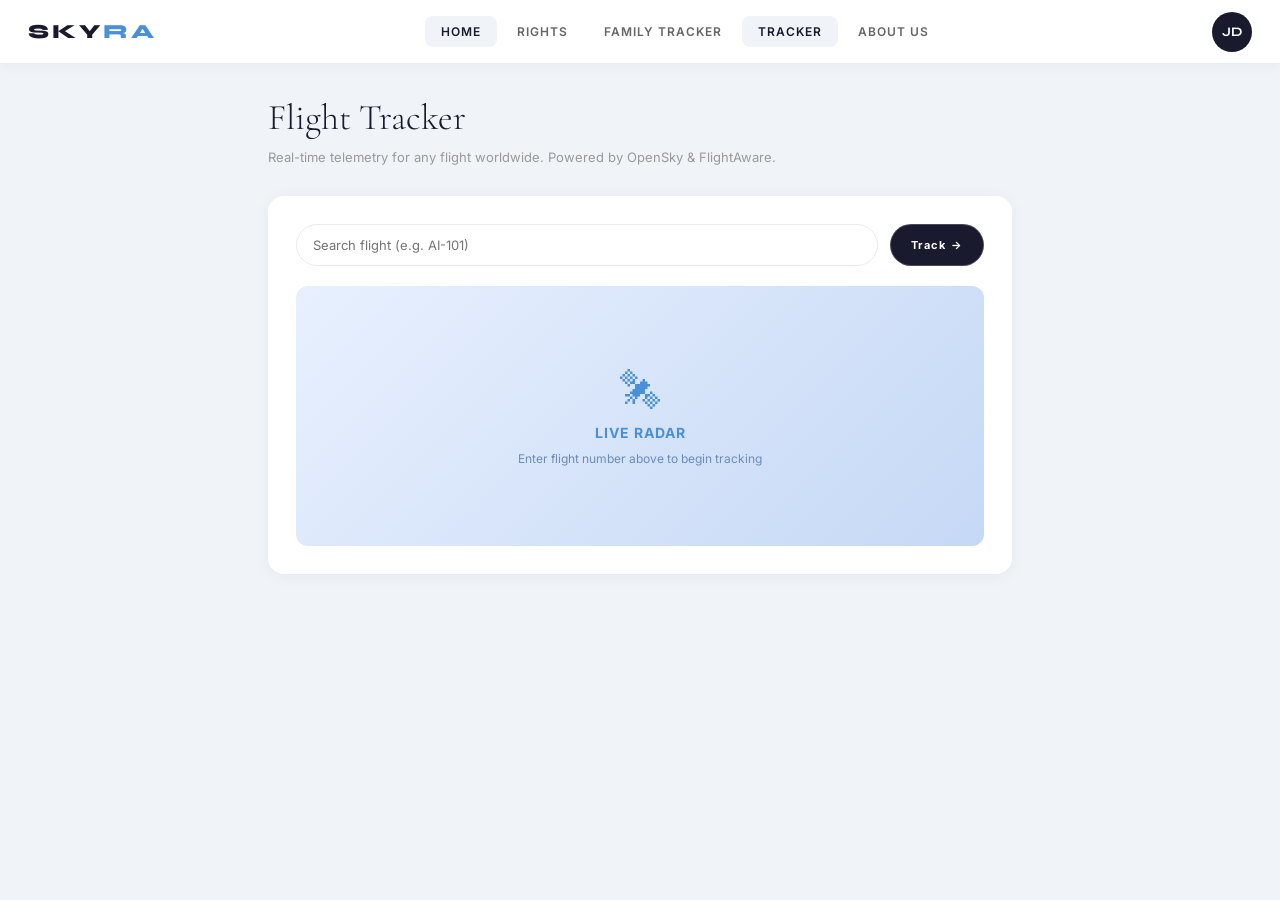
<file: tracker.html>
<!DOCTYPE html>
<html lang="en">
<head>
  <meta charset="UTF-8"/>
  <meta name="viewport" content="width=device-width, initial-scale=1.0"/>
  <title>SKYRA - Flight Tracker</title>
  <link rel="stylesheet" href="shared.css"/>
  <link rel="stylesheet" href="tracker.css"/>
</head>
<body>
  <nav class="navbar">
    <div class="nav-logo" onclick="window.location.href='index.html'">SKY<span>RA</span></div>
    <div class="nav-links">
      <div class="nav-link active" onclick="window.location.href='crew-home.html'">Home</div> 
      <div class="nav-link" onclick="window.location.href='rights.html'">Rights</div>
      <div class="nav-link" onclick="window.location.href='family-tracker.html'">Family Tracker</div>
      <div class="nav-link active">Tracker</div>
      <div class="nav-link" onclick="window.location.href='about.html'">About Us</div>
    </div>
    <div class="nav-profile" onclick="window.location.href='profile.html'">JD</div>
  </nav>
  <div class="inner-page-content">
    <div class="inner-page-title">Flight Tracker</div>
    <div class="inner-page-sub">Real-time telemetry for any flight worldwide. Powered by OpenSky &amp; FlightAware.</div>
    <div class="inner-card">
      <div class="tracker-input-row">
        <input class="chat-input" type="text" placeholder="Search flight (e.g. AI-101)" id="trackInput"/>
        <button class="flip-back-btn tracker-btn" id="trackBtn">Track &#8594;</button>
      </div>
      <div class="map-placeholder" id="trackerMap">
        <span>&#128752;</span>
        <p>LIVE RADAR</p>
        <div class="map-sub">Enter flight number above to begin tracking</div>
      </div>
      <div class="tracker-stats" id="flightStats">
        <div class="stat-box"><div class="stat-val">35,000</div><div class="stat-label">ALTITUDE (FT)</div></div>
        <div class="stat-box"><div class="stat-val">840</div><div class="stat-label">SPEED (KM/H)</div></div>
        <div class="stat-box"><div class="stat-val" style="color:#4a90d9;">ON TIME</div><div class="stat-label">STATUS</div></div>
        <div class="stat-box"><div class="stat-val">14:35</div><div class="stat-label">ETA</div></div>
      </div>
    </div>
  </div>
  <script src="tracker.js"></script>
</body>
</html>
</file>
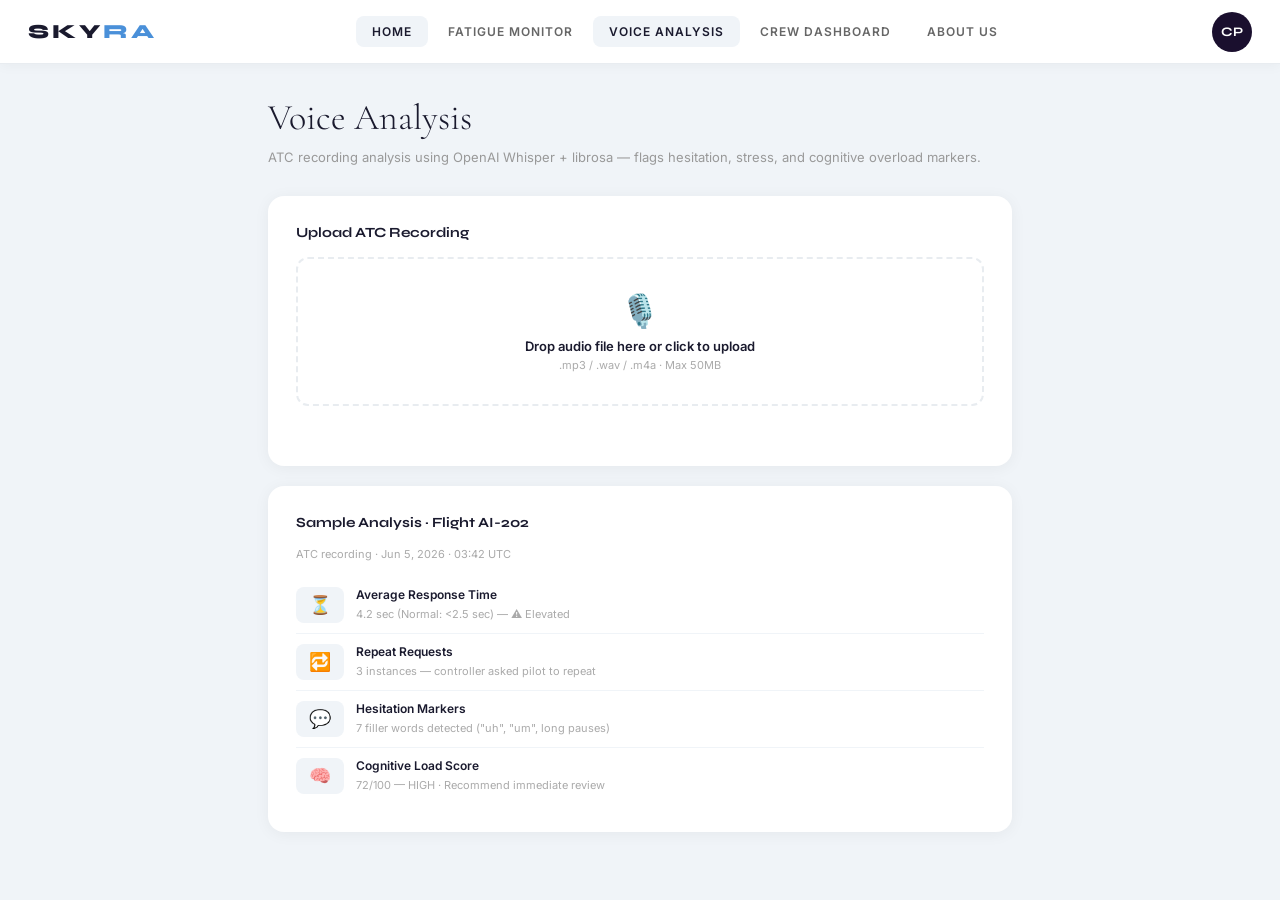
<file: voice.html>
<!DOCTYPE html>
<html lang="en">
<head>
  <meta charset="UTF-8"/>
  <meta name="viewport" content="width=device-width, initial-scale=1.0"/>
  <title>SKYRA - Voice Analysis</title>
  <link rel="stylesheet" href="shared.css"/>
  <link rel="stylesheet" href="voice.css"/>
</head>
<body>
  <nav class="navbar">
    <div class="nav-logo" onclick="window.location.href='index.html'">SKY<span>RA</span></div>
    <div class="nav-links">
      <div class="nav-link active" onclick="window.location.href='crew-home.html'">Home</div> 
      <div class="nav-link" onclick="window.location.href='fatigue.html'">Fatigue Monitor</div>
      <div class="nav-link active">Voice Analysis</div>
      <div class="nav-link" onclick="window.location.href='crew-dashboard.html'">Crew Dashboard</div>
      <div class="nav-link" onclick="window.location.href='about.html'">About Us</div>
    </div>
    <div class="nav-profile crew-nav-profile" onclick="window.location.href='profile.html'">CP</div>
  </nav>
  <div class="inner-page-content">
    <div class="inner-page-title">Voice Analysis</div>
    <div class="inner-page-sub">ATC recording analysis using OpenAI Whisper + librosa — flags hesitation, stress, and cognitive overload markers.</div>
    <div class="inner-card">
      <div class="voice-section-title">Upload ATC Recording</div>
      <div class="voice-drop-zone" id="dropZone">
        <div class="voice-drop-icon">&#127897;&#65039;</div>
        <div class="voice-drop-text">Drop audio file here or click to upload</div>
        <div class="voice-drop-sub">.mp3 / .wav / .m4a &middot; Max 50MB</div>
        <input type="file" id="audioUpload" accept=".mp3,.wav,.m4a" style="display:none"/>
      </div>
      <div class="voice-upload-status" id="uploadStatus"></div>
    </div>
    <div class="inner-card">
      <div class="voice-section-title">Sample Analysis &middot; Flight AI-202</div>
      <div class="voice-meta">ATC recording &middot; Jun 5, 2026 &middot; 03:42 UTC</div>
      <div class="info-item"><div class="info-item-img">&#9203;</div><div class="info-item-text"><strong>Average Response Time</strong><span>4.2 sec (Normal: &lt;2.5 sec) — &#9888;&#65039; Elevated</span></div></div>
      <div class="info-item"><div class="info-item-img">&#128257;</div><div class="info-item-text"><strong>Repeat Requests</strong><span>3 instances — controller asked pilot to repeat</span></div></div>
      <div class="info-item"><div class="info-item-img">&#128172;</div><div class="info-item-text"><strong>Hesitation Markers</strong><span>7 filler words detected ("uh", "um", long pauses)</span></div></div>
      <div class="info-item"><div class="info-item-img">&#129504;</div><div class="info-item-text"><strong>Cognitive Load Score</strong><span>72/100 — HIGH &middot; Recommend immediate review</span></div></div>
    </div>
  </div>
  <script src="voice.js"></script>
</body>
</html>
</file>
<file: shared.css>
/* ============================================================
   SKYRA — SHARED STYLES
   Used by every page via <link rel="stylesheet" href="shared.css"/>
   ============================================================ */

@import url('https://fonts.googleapis.com/css2?family=Cormorant+Garamond:ital,wght@0,300;0,400;0,600;1,300;1,400&family=Syne:wght@400;600;700;800&family=Inter:wght@300;400;500;600&display=swap');

* { margin: 0; padding: 0; box-sizing: border-box; }
html, body { height: 100%; font-family: 'Inter', sans-serif; background: #f0f4f8; color: #1a1a2e; }
button { cursor: pointer; border: none; background: none; font-family: inherit; }
a { text-decoration: none; color: inherit; }

/* ── NAVBAR ─────────────────────────────────────────────── */
.navbar {
  background: #fff;
  border-bottom: 1px solid #e8ecf0;
  padding: 0 28px;
  display: flex;
  align-items: center;
  justify-content: space-between;
  height: 64px;
  position: sticky;
  top: 0;
  z-index: 100;
  box-shadow: 0 2px 12px rgba(0,0,0,0.04);
}
.nav-logo {
  font-family: 'Syne', sans-serif;
  font-weight: 800;
  font-size: 20px;
  letter-spacing: 3px;
  color: #1a1a2e;
  cursor: pointer;
}
.nav-logo span { color: #4a90d9; }
.nav-links { display: flex; align-items: center; gap: 4px; }
.nav-link {
  padding: 8px 16px;
  font-size: 12px;
  font-weight: 600;
  letter-spacing: 1px;
  color: #666;
  border-radius: 8px;
  transition: all 0.2s;
  cursor: pointer;
  text-transform: uppercase;
}
.nav-link:hover, .nav-link.active { background: #f0f4f8; color: #1a1a2e; }
.nav-profile {
  width: 40px; height: 40px;
  border-radius: 50%;
  background: #1a1a2e;
  color: #fff;
  font-family: 'Syne', sans-serif;
  font-size: 13px;
  font-weight: 700;
  display: flex; align-items: center; justify-content: center;
  cursor: pointer;
  transition: transform 0.2s, border-color 0.2s;
  border: 2px solid transparent;
  overflow: hidden;
  flex-shrink: 0;
}
.nav-profile:hover { transform: scale(1.08); border-color: #4a90d9; }
.nav-profile img { width: 100%; height: 100%; object-fit: cover; }

/* ── ALERT STRIP ─────────────────────────────────────────── */
.alert-strip {
  background: #fff8e6;
  border: 1px solid #f0c040;
  border-radius: 12px;
  padding: 14px 18px;
  display: flex;
  align-items: center;
  gap: 12px;
  margin-bottom: 28px;
}
.alert-dot {
  width: 9px; height: 9px;
  background: #f0c040;
  border-radius: 50%;
  flex-shrink: 0;
  animation: blink 1.8s infinite;
}
@keyframes blink { 0%,100%{opacity:1;} 50%{opacity:0.2;} }
.alert-text { font-size: 12px; color: #7a5c00; line-height: 1.5; }
.alert-link { color: #4a90d9; font-weight: 600; margin-left: 6px; font-size: 12px; cursor: pointer; }

/* ── FLIP CARDS ──────────────────────────────────────────── */
.cards-row { display: flex; gap: 20px; margin-bottom: 32px; flex-wrap: wrap; }
.flip-card {
  flex: 1;
  min-width: 220px;
  height: 280px;
  perspective: 1200px;
  cursor: pointer;
}
.flip-card-inner {
  position: relative;
  width: 100%; height: 100%;
  transition: transform 0.7s cubic-bezier(0.4,0.2,0.2,1);
  transform-style: preserve-3d;
}
.flip-card:hover .flip-card-inner { transform: rotateY(180deg); }
.flip-front, .flip-back {
  position: absolute;
  inset: 0;
  border-radius: 20px;
  backface-visibility: hidden;
  -webkit-backface-visibility: hidden;
  padding: 28px 24px;
  display: flex;
  flex-direction: column;
  justify-content: space-between;
}
.flip-front {
  background: #fff;
  box-shadow: 0 4px 24px rgba(0,0,0,0.07);
  border: 1px solid #e8ecf0;
}
.flip-back {
  background: #1a1a2e;
  color: #fff;
  transform: rotateY(180deg);
  box-shadow: 0 4px 24px rgba(26,26,46,0.25);
}
.flip-tag {
  display: inline-block;
  font-size: 9px;
  font-weight: 700;
  letter-spacing: 2px;
  padding: 3px 10px;
  border-radius: 50px;
  background: #f0f4f8;
  color: #4a90d9;
  margin-bottom: 16px;
  align-self: flex-start;
}
.flip-icon { font-size: 36px; margin-bottom: 12px; }
.flip-title {
  font-family: 'Syne', sans-serif;
  font-size: 16px;
  font-weight: 700;
  color: #1a1a2e;
  letter-spacing: 0.5px;
  margin-bottom: 8px;
}
.flip-desc { font-size: 12px; color: #888; line-height: 1.6; }
.flip-front-footer { display: flex; align-items: center; justify-content: space-between; }
.flip-cta { font-size: 10px; font-weight: 700; letter-spacing: 1.5px; color: #4a90d9; text-transform: uppercase; }
.flip-back-tag {
  background: rgba(255,255,255,0.1);
  color: rgba(255,255,255,0.6);
  font-size: 9px;
  letter-spacing: 2px;
  padding: 3px 10px;
  border-radius: 50px;
  align-self: flex-start;
  margin-bottom: 16px;
}
.flip-back-title { font-family: 'Syne', sans-serif; font-size: 18px; font-weight: 700; color: #fff; margin-bottom: 12px; }
.flip-back-body { font-size: 12px; color: rgba(255,255,255,0.6); line-height: 1.7; margin-bottom: 16px; }
.flip-back-btn {
  display: inline-flex;
  align-items: center;
  gap: 8px;
  background: rgba(255,255,255,0.1);
  border: 1px solid rgba(255,255,255,0.2);
  border-radius: 50px;
  padding: 10px 20px;
  font-size: 11px;
  font-weight: 700;
  letter-spacing: 1.5px;
  color: #fff;
  cursor: pointer;
  transition: all 0.2s;
  width: fit-content;
}
.flip-back-btn:hover { background: rgba(255,255,255,0.2); }

/* Crew card orange accent */
.crew-card .flip-back { background: #1a0f2e; }
.crew-card .flip-cta { color: #ff9f4a; }
.crew-card .flip-tag { color: #ff9f4a; background: #fff3e8; }

/* ── BOTTOM GRID ──────────────────────────────────────────── */
.bottom-grid { display: grid; grid-template-columns: 1fr 1fr; gap: 20px; }
.info-card {
  background: #fff;
  border-radius: 16px;
  padding: 24px;
  box-shadow: 0 2px 16px rgba(0,0,0,0.05);
}
.info-card-title { font-family: 'Syne', sans-serif; font-size: 16px; font-weight: 700; color: #1a1a2e; margin-bottom: 4px; }
.info-card-sub { font-size: 11px; color: #aaa; margin-bottom: 16px; }
.info-item { display: flex; align-items: center; gap: 12px; padding: 10px 0; border-bottom: 1px solid #f0f4f8; }
.info-item:last-child { border-bottom: none; }
.info-item-img {
  width: 48px; height: 36px;
  background: #f0f4f8;
  border-radius: 8px;
  display: flex; align-items: center; justify-content: center;
  font-size: 18px;
  flex-shrink: 0;
}
.info-item-text strong { display: block; font-size: 12px; font-weight: 600; color: #1a1a2e; }
.info-item-text span { font-size: 11px; color: #aaa; }
.see-more { display: flex; align-items: center; gap: 4px; font-size: 10px; font-weight: 700; letter-spacing: 1.5px; color: #4a90d9; margin-top: 14px; cursor: pointer; }

/* ── HISTORY BADGES ──────────────────────────────────────── */
.history-badge { margin-left: auto; font-size: 9px; font-weight: 700; letter-spacing: 1px; padding: 3px 10px; border-radius: 50px; flex-shrink: 0; }
.badge-green { background: #e8f5e9; color: #2e7d32; }
.badge-yellow { background: #fff8e1; color: #f57f17; }
.badge-red { background: #ffebee; color: #c62828; }

/* ── INNER PAGE LAYOUT ────────────────────────────────────── */
.inner-page-content { padding: 32px 28px; max-width: 800px; margin: 0 auto; width: 100%; }
.inner-page-title { font-family: 'Cormorant Garamond', serif; font-size: 36px; font-weight: 300; color: #1a1a2e; margin-bottom: 8px; }
.inner-page-sub { font-size: 13px; color: #999; margin-bottom: 28px; line-height: 1.6; }
.inner-card { background: #fff; border-radius: 16px; padding: 28px; box-shadow: 0 2px 16px rgba(0,0,0,0.05); margin-bottom: 20px; }

/* ── FORM ELEMENTS ──────────────────────────────────────── */
.chat-area { border: 1.5px solid #e8ecf0; border-radius: 12px; padding: 16px; height: 240px; overflow-y: auto; margin-bottom: 14px; background: #fafbfc; display: flex; flex-direction: column; gap: 8px; }
.chat-msg { padding: 10px 14px; border-radius: 12px; font-size: 13px; max-width: 80%; line-height: 1.5; }
.chat-msg.bot { background: #f0f4f8; color: #1a1a2e; align-self: flex-start; }
.chat-msg.user { background: #1a1a2e; color: #fff; align-self: flex-end; }
.chat-input-row { display: flex; gap: 10px; }
.chat-input { flex: 1; padding: 12px 16px; border: 1.5px solid #e8ecf0; border-radius: 50px; font-size: 13px; outline: none; font-family: 'Inter', sans-serif; transition: border-color 0.2s; }
.chat-input:focus { border-color: #4a90d9; }
.chat-send { background: #1a1a2e; color: #fff; width: 44px; height: 44px; border-radius: 50%; font-size: 16px; display: flex; align-items: center; justify-content: center; flex-shrink: 0; transition: background 0.2s; }
.chat-send:hover { background: #4a90d9; }

/* ── ABOUT STATS ─────────────────────────────────────────── */
.about-grid { display: grid; grid-template-columns: 1fr 1fr; gap: 16px; }
.about-stat { background: #fff; border-radius: 14px; padding: 24px; text-align: center; box-shadow: 0 2px 12px rgba(0,0,0,0.05); }
.about-stat-num { font-family: 'Syne', sans-serif; font-size: 32px; font-weight: 700; color: #1a1a2e; }
.about-stat-label { font-size: 11px; color: #aaa; margin-top: 4px; }

/* ── RESPONSIVE ──────────────────────────────────────────── */
@media(max-width: 600px) {
  .cards-row { flex-direction: column; }
  .flip-card { min-width: 100%; height: 240px; }
  .bottom-grid { grid-template-columns: 1fr; }
  .about-grid { grid-template-columns: 1fr; }
  .nav-links { gap: 0; }
  .nav-link { padding: 8px 8px; font-size: 10px; }
}
</file>
<file: index.css>
/* ── LANDING PAGE STYLES ──────────────────────────────────── */
html, body {
  margin: 0 !important;
  padding: 0 !important;
  overflow: hidden !important;
  height: 100vh !important;
  width: 100vw !important;
  background: #0d0d0d !important;
  font-family: 'Inter', sans-serif;
}

/* landscape screen video */
/* Crop top of video to hide watermark */
#bgVideo {
  position: fixed;
  top: -60px;
  left: 50%;
  transform: translateX(-50%);
  min-width: 100vw;
  min-height: calc(100vh + 60px);
  width: 100vw;
  height: auto;
  z-index: 0;
}

/* Cards sit lower so airplane is fully visible */
.land-grid {
  position: fixed;
  bottom: 24px;
  left: 20px;
  right: 90px;
  display: grid;
  grid-template-columns: 1fr 1fr;
  gap: 16px;
  z-index: 10;
}

/* Dark overlay — heavier at top and bottom */
.video-overlay {
  position: fixed;
  top: 0; left: 0;
  width: 100vw;
  height: 100vh;
  background: linear-gradient(
    to bottom,
    rgba(0,0,0,0.30) 0%,
    rgba(0,0,0,0.05) 40%,
    rgba(0,0,0,0.55) 75%,
    rgba(0,0,0,0.75) 100%
  );
  z-index: 1;
}

/* Logo top left */
.land-logo {
  position: fixed;
  top: 28px;
  left: 32px;
  z-index: 10;
}

.land-arrows-top {
  font-size: 16px;
  color: rgba(255,255,255,0.7);
  letter-spacing: 2px;
  margin-bottom: 4px;
}

.land-brand {
  font-family: 'Syne', sans-serif;
  font-weight: 800;
  font-size: 32px;
  letter-spacing: 4px;
  color: #ffffff;
  line-height: 1;
}
.land-brand span { color: #00e5ff; }

/* Two cards pinned to bottom */
/* Cards sit lower so airplane is fully visible */
.land-grid {
  position: fixed;
  bottom: 24px;
  left: 20px;
  right: 90px;
  display: grid;
  grid-template-columns: 1fr 1fr;
  gap: 16px;
  z-index: 10;
}
.land-card {
  background: rgba(10, 10, 20, 0.55);
  backdrop-filter: blur(20px);
  -webkit-backdrop-filter: blur(20px);
  border: 1px solid rgba(255,255,255,0.12);
  border-radius: 16px;
  padding: 20px;
  box-shadow: 0 4px 24px rgba(0,0,0,0.4);
}

.land-card-label {
  font-size: 10px;
  font-weight: 600;
  letter-spacing: 2px;
  color: rgba(255,255,255,0.45);
  text-transform: uppercase;
  margin-bottom: 6px;
}

.land-card h2 {
  font-family: 'Syne', sans-serif;
  font-size: 20px;
  font-weight: 700;
  color: #ffffff;
  line-height: 1.2;
  margin-bottom: 6px;
}

.land-card p {
  font-size: 11px;
  color: rgba(255,255,255,0.55);
  line-height: 1.5;
}

.specialty-badge {
  display: inline-block;
  background: rgba(255,255,255,0.12);
  color: #fff;
  font-size: 9px;
  letter-spacing: 1.5px;
  padding: 3px 10px;
  border-radius: 50px;
  margin-bottom: 10px;
  border: 1px solid rgba(255,255,255,0.18);
}

.specialty-title {
  font-size: 16px;
  margin-bottom: 4px;
  color: #ffffff;
  font-family: 'Syne', sans-serif;
  font-weight: 700;
}

.specialty-items {
  display: flex;
  gap: 10px;
  margin-top: 14px;
}

.specialty-item {
  flex: 1;
  text-align: center;
  font-size: 10px;
  color: rgba(255,255,255,0.6);
  line-height: 1.4;
}

.specialty-num {
  width: 22px; height: 22px;
  background: rgba(255,255,255,0.15);
  color: #ffffff;
  border: 1px solid rgba(255,255,255,0.3);
  border-radius: 50%;
  font-size: 10px;
  font-weight: 700;
  display: flex;
  align-items: center;
  justify-content: center;
  margin: 0 auto 6px;
}

/* Enter button */
.land-next-btn {
  position: fixed;
  bottom: 28px;
  right: 28px;
  z-index: 50;
  width: 52px; height: 52px;
  background: rgba(255,255,255,0.15);
  backdrop-filter: blur(10px);
  border: 1px solid rgba(255,255,255,0.3);
  color: #fff;
  border-radius: 50%;
  font-size: 20px;
  display: flex;
  align-items: center;
  justify-content: center;
  box-shadow: 0 8px 24px rgba(0,0,0,0.3);
  transition: transform 0.2s, background 0.2s;
}
.land-next-btn:hover {
  transform: scale(1.1);
  background: rgba(255,255,255,0.25);
}

@media(max-width:600px) {
  .land-grid {
    grid-template-columns: 1fr;
    right: 20px;
    bottom: 90px;
  }
}
</file>
<file: crew-dashboard.css>
body { background: #f0f4f8; }
.crew-nav-profile { background: #1a0f2e !important; }
.dash-metrics { margin-bottom: 20px; }
.dash-section-title { font-family: 'Syne', sans-serif; font-size: 14px; font-weight: 700; color: #1a1a2e; margin-bottom: 16px; }
</file>
<file: crew-home.css>
body { background: #f0f4f8; }
.home-content { padding: 28px; }
.home-greeting { font-size: 10px; font-weight: 600; letter-spacing: 2.5px; color: #aaa; text-transform: uppercase; margin-bottom: 4px; }
.home-title { font-family: 'Cormorant Garamond', serif; font-size: clamp(24px,3.5vw,38px); font-weight: 300; color: #1a1a2e; margin-bottom: 24px; line-height: 1.2; }
.crew-title em { font-style: italic; color: #ff9f4a; }
.crew-nav-profile { background: #1a0f2e !important; }
.crew-alert { background: #fff0ed; border-color: #ff8a65; }
.crew-dot { background: #ff5252; }
.crew-alert-text { color: #7a2800; }
.crew-alert-link { color: #ff5252 !important; }
</file>
<file: family-tracker.css>
body { background: #f0f4f8; }
.ft-input-row { display: flex; gap: 12px; margin-bottom: 16px; flex-wrap: wrap; }
.ft-btn { white-space: nowrap; background: #1a1a2e !important; }
.ft-link-area {
  display: none;
  background: #f0f8ff;
  border: 1px solid #b8d8f0;
  border-radius: 10px;
  padding: 14px 18px;
  margin-bottom: 16px;
}
.ft-link-label { font-size: 11px; color: #4a90d9; font-weight: 700; letter-spacing: 1px; margin-bottom: 6px; }
.ft-link-text { font-family: monospace; font-size: 13px; color: #1a1a2e; word-break: break-all; }
.ft-link-note { font-size: 11px; color: #888; margin-top: 6px; }
.map-placeholder {
  height: 220px;
  background: linear-gradient(135deg, #e8f0fe, #c5d8f5);
  border-radius: 12px;
  display: flex; align-items: center; justify-content: center;
  flex-direction: column; gap: 10px; color: #4a90d9;
}
.map-placeholder span { font-size: 40px; }
.map-placeholder p { font-size: 13px; font-weight: 600; letter-spacing: 1px; }
.map-sub { font-size: 12px; color: #6a8cb8; }
</file>
<file: fatigue.css>
body { background: #f0f4f8; }
.crew-nav-profile { background: #1a0f2e !important; }
.inner-card-title { font-family: 'Syne', sans-serif; font-size: 14px; font-weight: 700; color: #1a1a2e; margin-bottom: 16px; }
.gauge-wrap { display: flex; align-items: center; gap: 28px; flex-wrap: wrap; }
.gauge-circle {
  width: 120px; height: 120px;
  border-radius: 50%;
  border: 8px solid #e8ecf0;
  display: flex; align-items: center; justify-content: center;
  flex-direction: column;
  flex-shrink: 0;
}
.gauge-circle.high  { border-color: #ff5252; }
.gauge-circle.medium { border-color: #ffab40; }
.gauge-circle.low   { border-color: #66bb6a; }
.gauge-num { font-family: 'Syne', sans-serif; font-size: 28px; font-weight: 700; color: #1a1a2e; }
.gauge-label { font-size: 9px; letter-spacing: 1.5px; color: #aaa; text-transform: uppercase; }
.gauge-info strong { display: block; font-size: 15px; font-weight: 600; color: #1a1a2e; margin-bottom: 8px; }
.gauge-info p { font-size: 12px; color: #888; line-height: 1.6; }
</file>
<file: login.css>
body {
  background: linear-gradient(135deg, #060d1a 0%, #0d1f3c 50%, #060d1a 100%);
  min-height: 100vh;
  display: flex;
  align-items: center;
  justify-content: center;
  position: relative;
  overflow: hidden;
}
.login-glow {
  position: absolute;
  width: 500px; height: 350px;
  background: radial-gradient(ellipse, rgba(30,80,160,0.2) 0%, transparent 70%);
  top: 50%; left: 50%;
  transform: translate(-50%, -55%);
  pointer-events: none;
}
.login-back {
  position: absolute;
  top: 24px; left: 24px;
  color: rgba(255,255,255,0.4);
  font-size: 12px;
  letter-spacing: 1.5px;
  font-family: 'Syne', sans-serif;
  transition: color 0.2s;
  z-index: 10;
  text-decoration: none;
}
.login-back:hover { color: #fff; }
.login-inner {
  display: flex;
  flex-direction: column;
  align-items: center;
  position: relative;
  z-index: 2;
  padding: 40px 20px;
}
.login-logo {
  font-family: 'Syne', sans-serif;
  font-weight: 800;
  font-size: 32px;
  letter-spacing: 5px;
  color: #fff;
  margin-bottom: 8px;
}
.login-logo span { color: rgba(100,180,255,0.8); }
.login-sub {
  font-size: 11px;
  letter-spacing: 2.5px;
  color: rgba(255,255,255,0.3);
  text-transform: uppercase;
  margin-bottom: 48px;
}
.login-cards { display: flex; gap: 24px; flex-wrap: wrap; justify-content: center; }
.role-card {
  width: 210px;
  background: rgba(255,255,255,0.04);
  border: 1px solid rgba(255,255,255,0.1);
  border-radius: 20px;
  padding: 36px 24px 30px;
  cursor: pointer;
  transition: all 0.4s;
  text-align: center;
  color: #fff;
}
.role-card:hover {
  border-color: rgba(100,180,255,0.5);
  background: rgba(100,180,255,0.08);
  transform: translateY(-8px);
  box-shadow: 0 24px 60px rgba(0,0,20,0.5);
}
.role-icon {
  width: 68px; height: 68px;
  background: rgba(100,180,255,0.1);
  border: 1px solid rgba(100,180,255,0.2);
  border-radius: 50%;
  display: flex; align-items: center; justify-content: center;
  font-size: 30px;
  margin: 0 auto 20px;
}
.role-title { font-family: 'Syne', sans-serif; font-size: 15px; font-weight: 700; letter-spacing: 1.5px; margin-bottom: 10px; }
.role-desc { font-size: 11px; color: rgba(255,255,255,0.35); line-height: 1.7; }
.role-cta { margin-top: 22px; font-size: 10px; letter-spacing: 2.5px; color: rgba(100,180,255,0.5); transition: color 0.3s; }
.role-card:hover .role-cta { color: rgba(100,180,255,1); }
</file>
<file: passenger-home.css>
body { background: #f0f4f8; }
.home-content { padding: 28px; }
.home-greeting { font-size: 10px; font-weight: 600; letter-spacing: 2.5px; color: #aaa; text-transform: uppercase; margin-bottom: 4px; }
.home-title { font-family: 'Cormorant Garamond', serif; font-size: clamp(24px,3.5vw,38px); font-weight: 300; color: #1a1a2e; margin-bottom: 24px; line-height: 1.2; }
.home-title em { font-style: italic; color: #4a90d9; }
</file>
<file: profile.css>
body { background: #f0f4f8; }
#avatarUpload { display: none; }

.profile-content { padding: 28px; max-width: 700px; margin: 0 auto; }

.profile-hero {
  background: #fff;
  border-radius: 20px;
  padding: 32px;
  display: flex;
  align-items: center;
  gap: 24px;
  margin-bottom: 20px;
  box-shadow: 0 2px 16px rgba(0,0,0,0.05);
}
.profile-avatar-wrap { position: relative; cursor: pointer; }
.profile-avatar {
  width: 90px; height: 90px;
  border-radius: 50%;
  background: #1a1a2e;
  color: #fff;
  font-family: 'Syne', sans-serif;
  font-size: 28px;
  font-weight: 700;
  display: flex; align-items: center; justify-content: center;
  overflow: hidden;
  border: 3px solid #e8ecf0;
  transition: border-color 0.2s;
}
.profile-avatar img { width: 100%; height: 100%; object-fit: cover; }
.profile-avatar-wrap:hover .profile-avatar { border-color: #4a90d9; }
.avatar-edit-badge {
  position: absolute;
  bottom: 2px; right: 2px;
  width: 26px; height: 26px;
  background: #4a90d9;
  border-radius: 50%;
  border: 2px solid #fff;
  display: flex; align-items: center; justify-content: center;
  font-size: 12px;
}
.profile-info { flex: 1; }
.profile-name { font-family: 'Syne', sans-serif; font-size: 24px; font-weight: 700; color: #1a1a2e; margin-bottom: 4px; }
.profile-role { font-size: 11px; font-weight: 600; letter-spacing: 2px; color: #4a90d9; text-transform: uppercase; margin-bottom: 2px; }
.profile-email { font-size: 12px; color: #aaa; }

.profile-section { background: #fff; border-radius: 16px; padding: 24px; margin-bottom: 16px; box-shadow: 0 2px 12px rgba(0,0,0,0.04); }
.profile-section-title { font-family: 'Syne', sans-serif; font-size: 14px; font-weight: 700; color: #1a1a2e; letter-spacing: 0.5px; margin-bottom: 18px; padding-bottom: 12px; border-bottom: 1px solid #f0f4f8; }

.form-row { display: flex; gap: 16px; margin-bottom: 14px; }
.form-group { flex: 1; display: flex; flex-direction: column; gap: 6px; }
.form-group label { font-size: 11px; font-weight: 600; color: #888; letter-spacing: 1px; text-transform: uppercase; }
.form-group input { padding: 12px 16px; border: 1.5px solid #e8ecf0; border-radius: 10px; font-size: 13px; color: #1a1a2e; font-family: 'Inter', sans-serif; transition: border-color 0.2s; outline: none; }
.form-group input:focus { border-color: #4a90d9; }

.save-btn { background: #1a1a2e; color: #fff; padding: 12px 28px; border-radius: 50px; font-family: 'Syne', sans-serif; font-size: 12px; font-weight: 700; letter-spacing: 1.5px; transition: all 0.2s; margin-top: 4px; cursor: pointer; border: none; }
.save-btn:hover { background: #4a90d9; transform: translateY(-2px); }

.history-item { display: flex; align-items: center; gap: 14px; padding: 12px 0; border-bottom: 1px solid #f0f4f8; }
.history-item:last-child { border-bottom: none; }
.history-icon { width: 40px; height: 40px; background: #f0f4f8; border-radius: 10px; display: flex; align-items: center; justify-content: center; font-size: 18px; flex-shrink: 0; }
.history-text strong { display: block; font-size: 13px; font-weight: 600; color: #1a1a2e; }
.history-text span { font-size: 11px; color: #aaa; }

@media(max-width:600px) { .form-row { flex-direction: column; } .profile-hero { flex-direction: column; text-align: center; } }
</file>
<file: tracker.css>
body { background: #f0f4f8; }
.tracker-input-row { display: flex; gap: 12px; margin-bottom: 20px; flex-wrap: wrap; }
.tracker-btn { white-space: nowrap; background: #1a1a2e !important; }
.map-placeholder {
  height: 260px;
  background: linear-gradient(135deg, #e8f0fe, #c5d8f5);
  border-radius: 12px;
  display: flex; align-items: center; justify-content: center;
  flex-direction: column; gap: 10px; color: #4a90d9;
}
.map-placeholder span { font-size: 40px; }
.map-placeholder p { font-size: 14px; font-weight: 700; letter-spacing: 1px; }
.map-sub { font-size: 12px; color: #6a8cb8; }
.tracker-stats { display: none; margin-top: 16px; display: grid; grid-template-columns: repeat(4,1fr); gap: 12px; }
.stat-box { background: #f0f4f8; border-radius: 10px; padding: 14px; text-align: center; }
.stat-val { font-family: 'Syne', sans-serif; font-size: 18px; font-weight: 700; color: #1a1a2e; }
.stat-label { font-size: 10px; color: #aaa; letter-spacing: 1px; margin-top: 3px; }
@media(max-width:500px) { .tracker-stats { grid-template-columns: 1fr 1fr; } }
</file>
<file: voice.css>
body { background: #f0f4f8; }
.crew-nav-profile { background: #1a0f2e !important; }
.voice-section-title { font-family: 'Syne', sans-serif; font-size: 14px; font-weight: 700; color: #1a1a2e; margin-bottom: 16px; }
.voice-meta { font-size: 11px; color: #aaa; margin-bottom: 16px; }
.voice-drop-zone {
  border: 2px dashed #e8ecf0;
  border-radius: 12px;
  padding: 32px;
  text-align: center;
  cursor: pointer;
  transition: border-color 0.2s, background 0.2s;
}
.voice-drop-zone:hover { border-color: #4a90d9; background: #f5f9ff; }
.voice-drop-icon { font-size: 32px; margin-bottom: 8px; }
.voice-drop-text { font-size: 13px; font-weight: 600; color: #1a1a2e; margin-bottom: 4px; }
.voice-drop-sub { font-size: 11px; color: #aaa; }
.voice-upload-status { margin-top: 12px; font-size: 12px; color: #4a90d9; font-weight: 600; min-height: 20px; }
</file>
